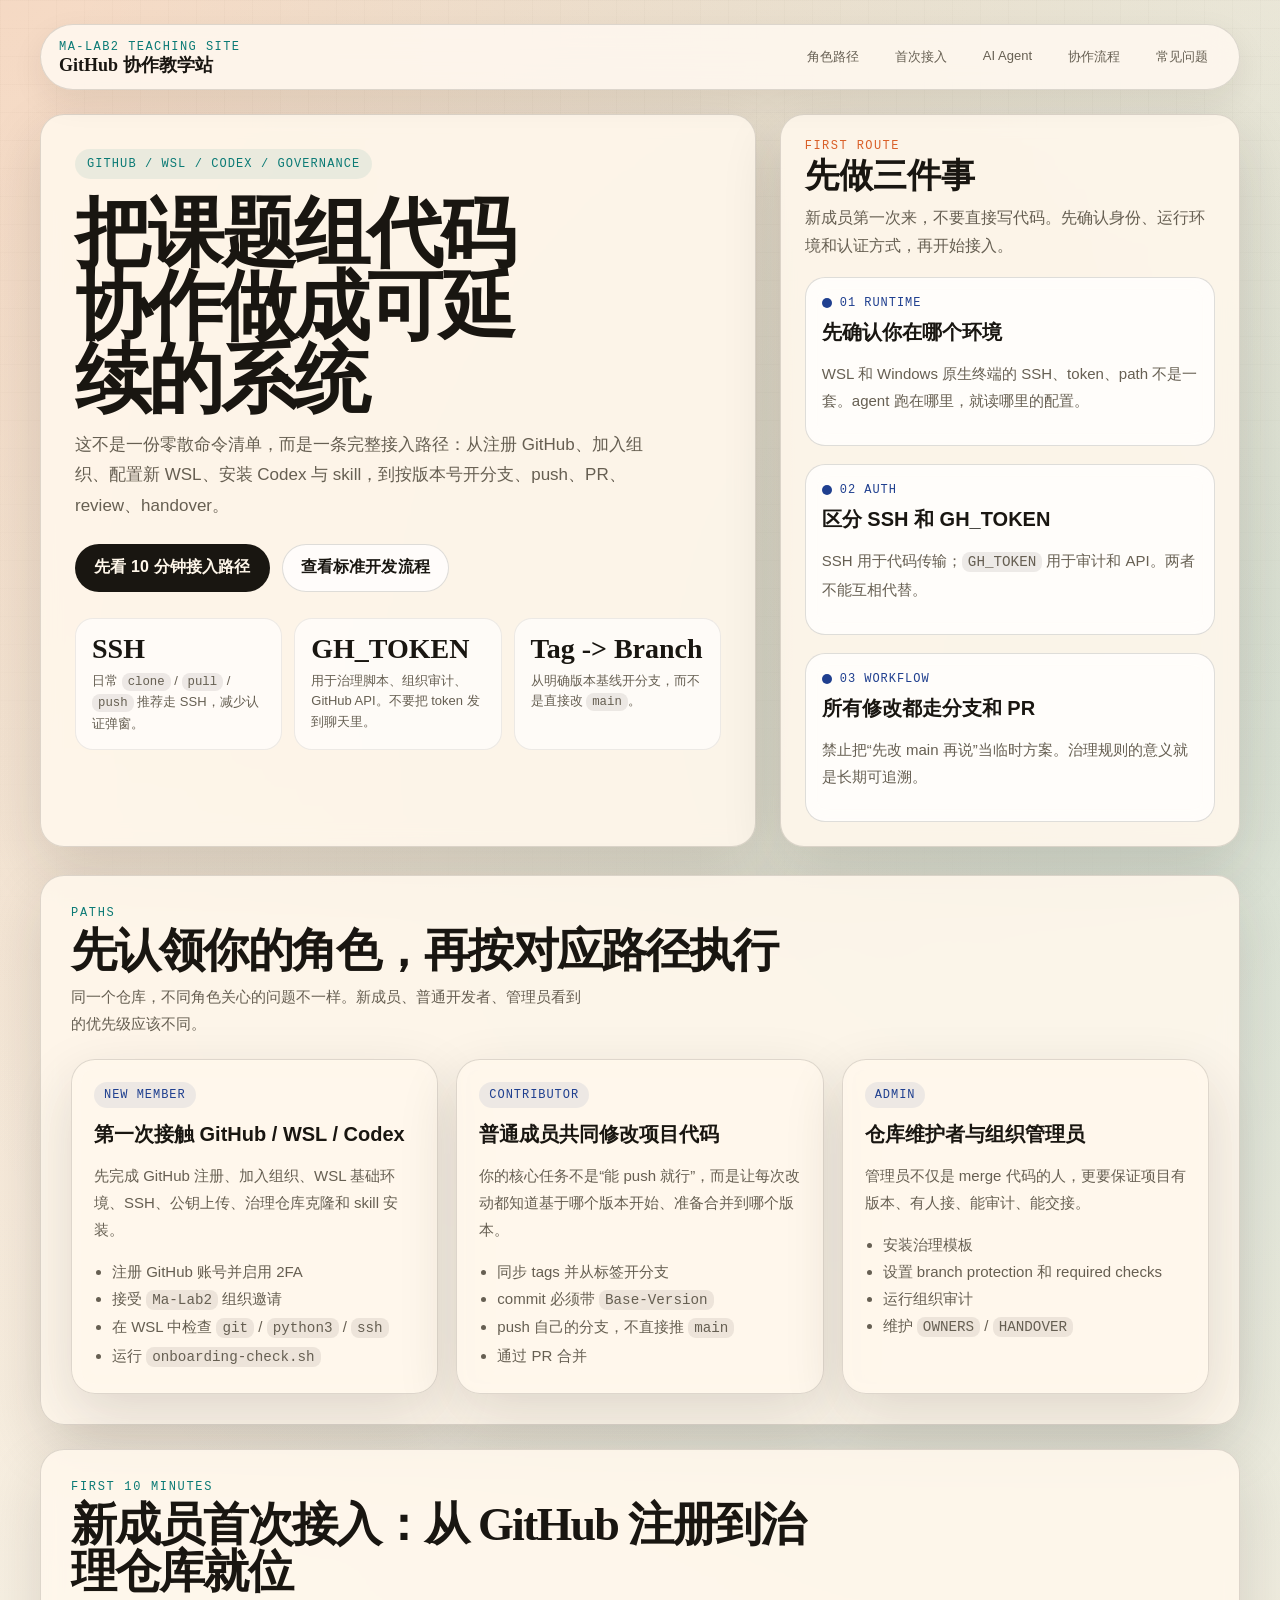
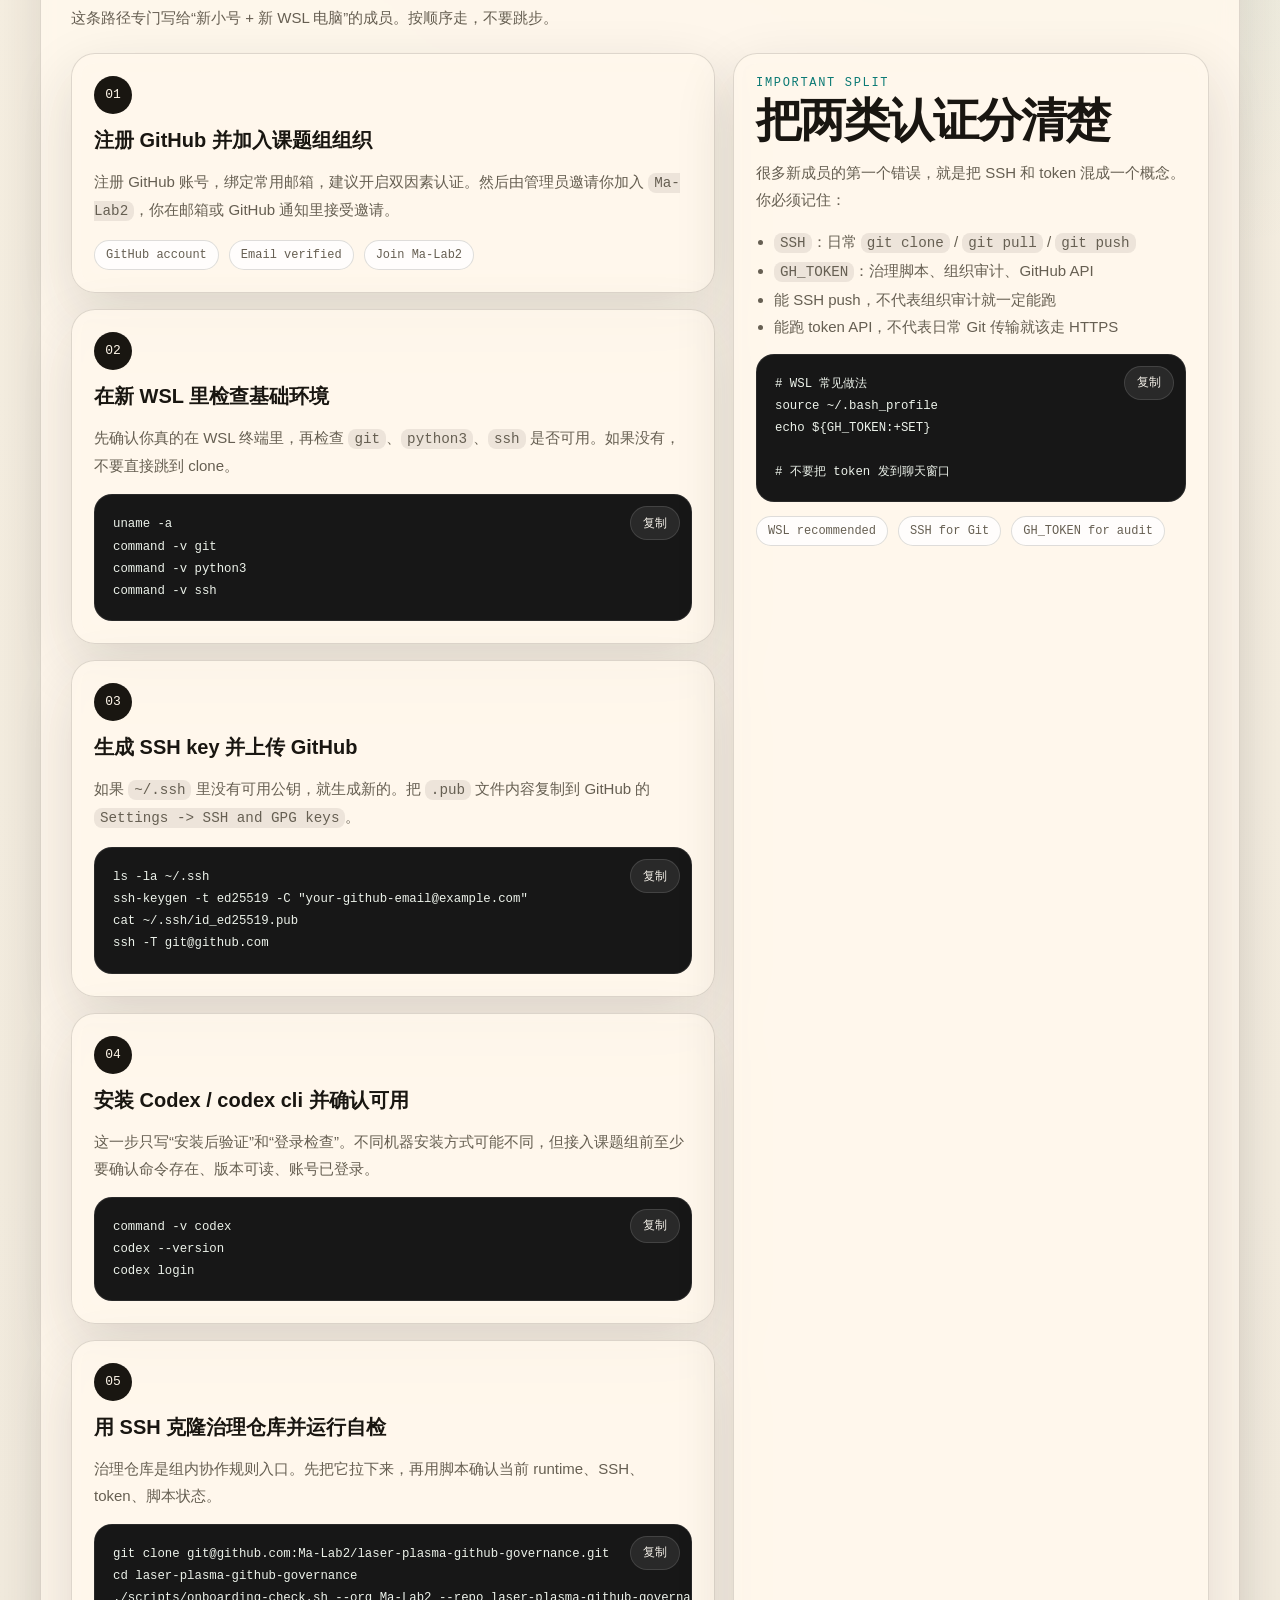
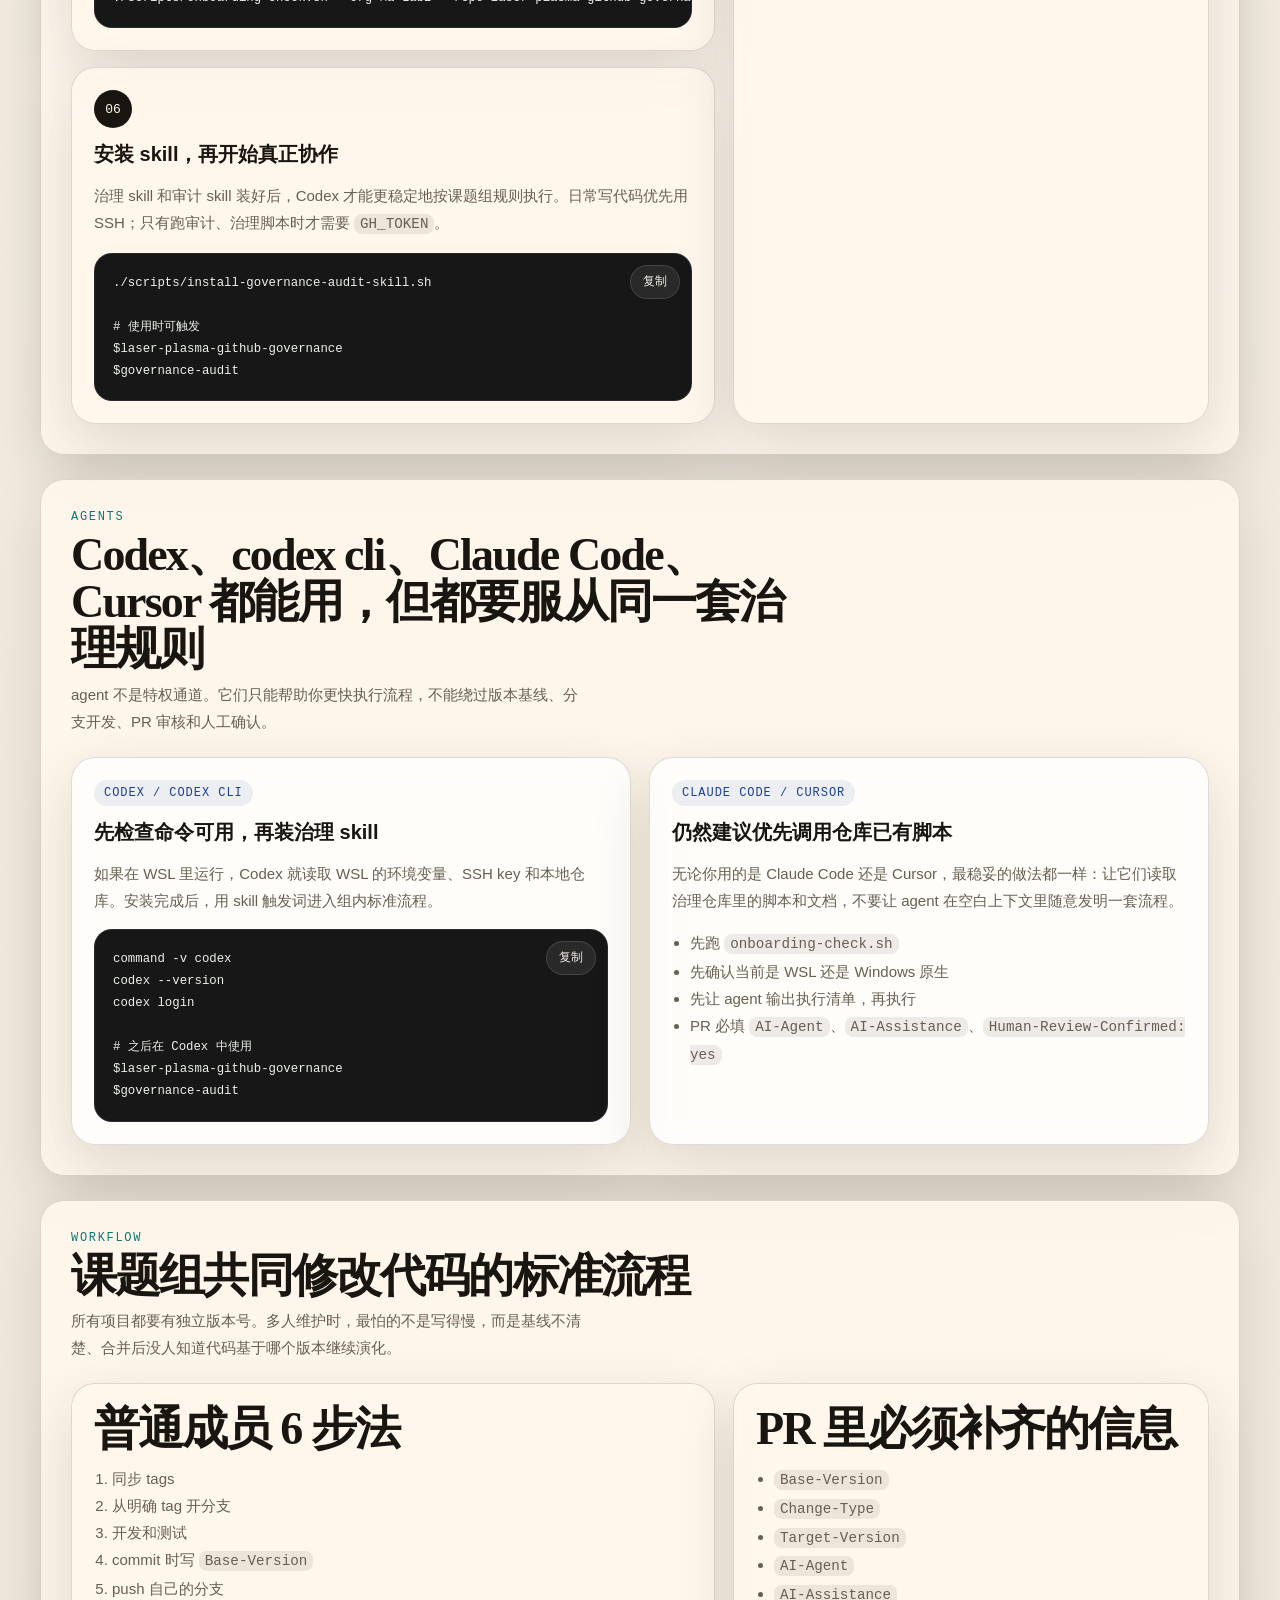
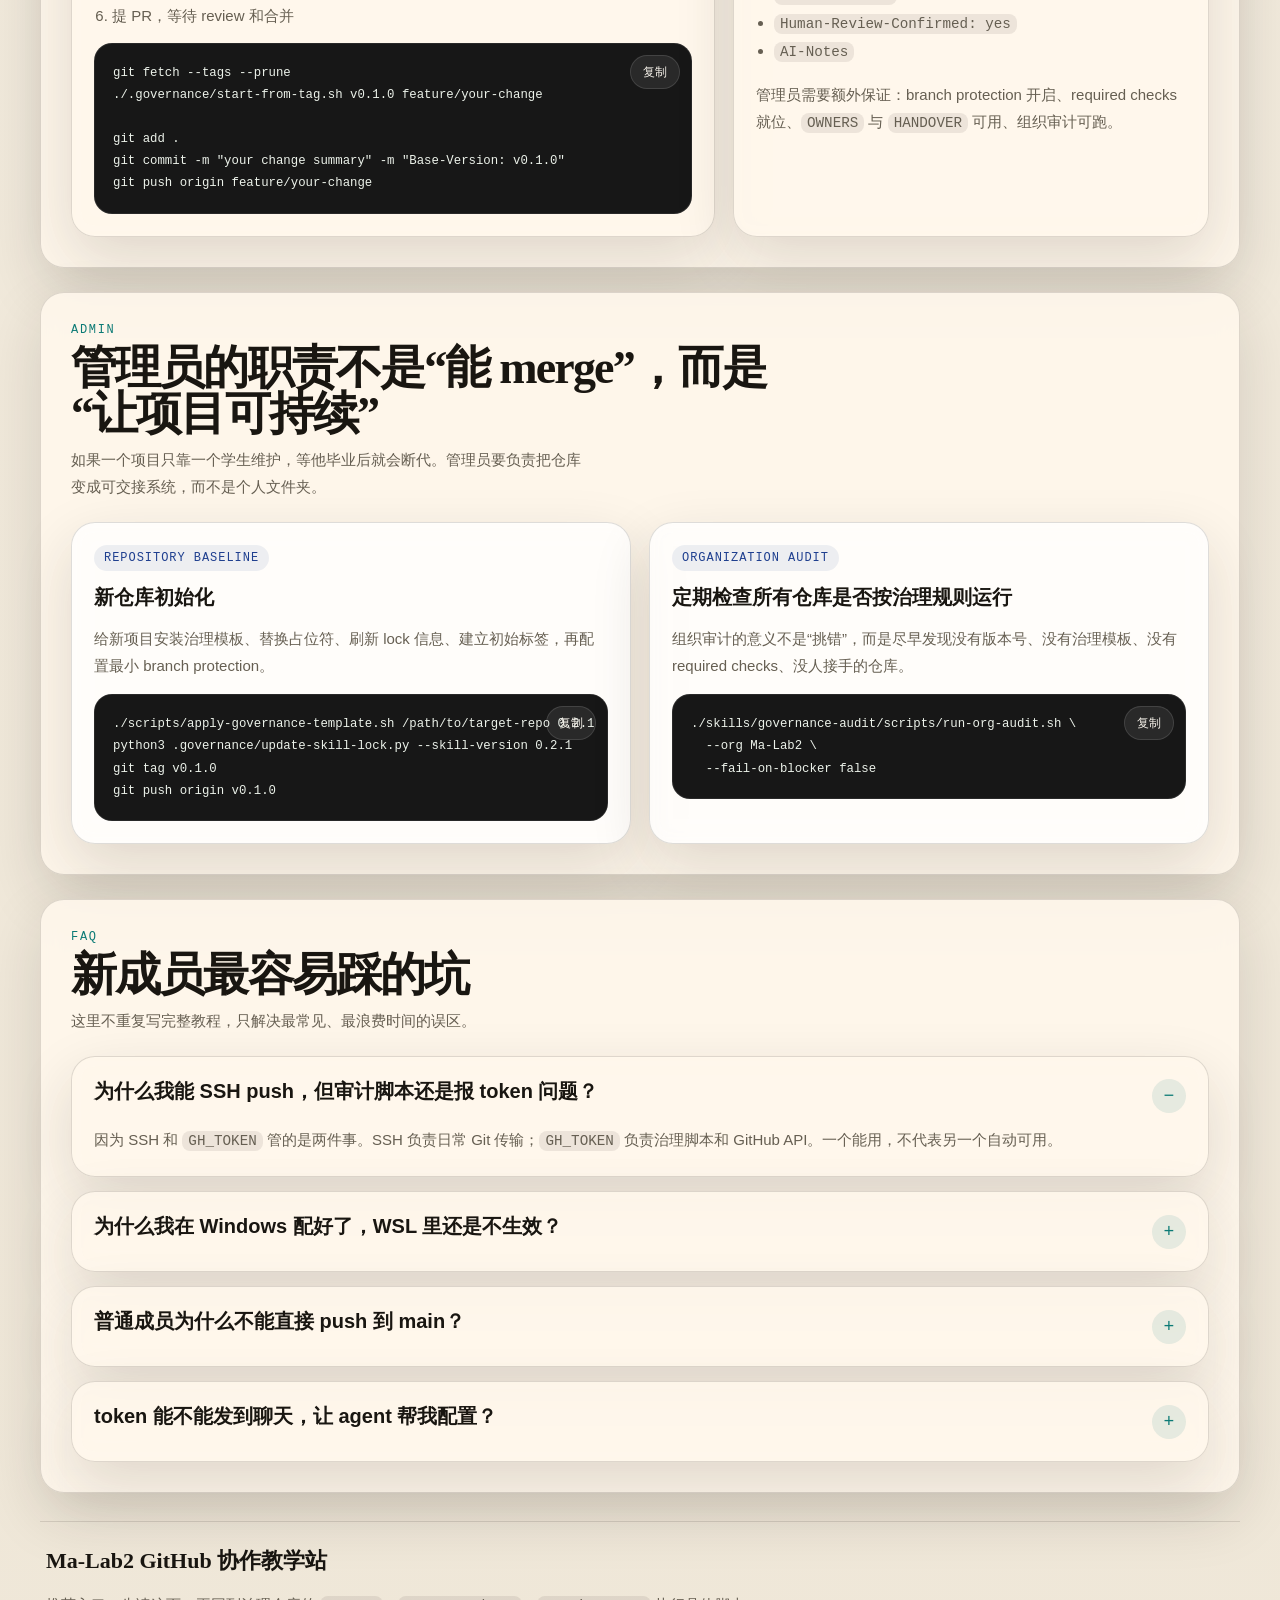
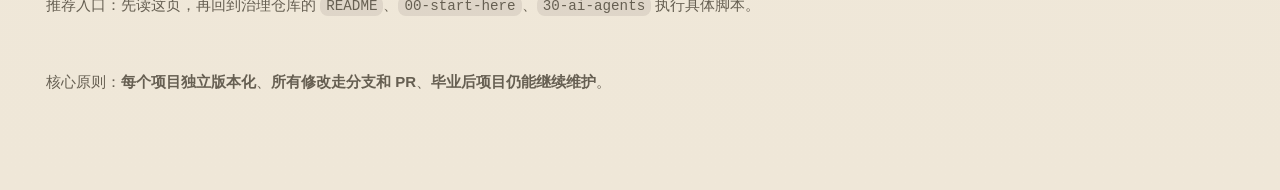
<file: docs/site/index.html>
<!DOCTYPE html>
<html lang="zh-CN">
<head>
  <meta charset="UTF-8">
  <meta name="viewport" content="width=device-width, initial-scale=1.0">
  <title>Ma-Lab2 GitHub 协作教学站</title>
  <meta name="description" content="Ma-Lab2 课题组 GitHub 协作教学站：GitHub 注册、WSL 准备、SSH、Codex、治理 skill、分支开发与 PR 流程。">
  <style>
    :root {
      --bg: #f4efe4;
      --panel: rgba(255, 248, 236, 0.88);
      --panel-strong: #fff8ea;
      --ink: #191611;
      --muted: #665f52;
      --accent: #d95f28;
      --accent-2: #0b7a75;
      --accent-3: #1f3f8f;
      --line: rgba(25, 22, 17, 0.14);
      --shadow: 0 22px 60px rgba(34, 27, 18, 0.14);
      --radius: 24px;
      --radius-sm: 16px;
      --mono: "IBM Plex Mono", "SFMono-Regular", Consolas, "Liberation Mono", monospace;
      --serif: "Iowan Old Style", "Palatino Linotype", "Book Antiqua", Palatino, Georgia, serif;
      --sans: "Aptos", "Segoe UI Variable", "Segoe UI", "PingFang SC", "Microsoft YaHei", sans-serif;
    }

    * { box-sizing: border-box; }
    html { scroll-behavior: smooth; }
    body {
      margin: 0;
      font-family: var(--sans);
      color: var(--ink);
      background:
        radial-gradient(circle at top left, rgba(217, 95, 40, 0.18), transparent 24%),
        radial-gradient(circle at 85% 10%, rgba(11, 122, 117, 0.16), transparent 20%),
        linear-gradient(180deg, #fbf4e6 0%, #f3ecdf 48%, #efe7d8 100%);
      min-height: 100vh;
    }

    body::before {
      content: "";
      position: fixed;
      inset: 0;
      pointer-events: none;
      background-image:
        linear-gradient(rgba(25, 22, 17, 0.028) 1px, transparent 1px),
        linear-gradient(90deg, rgba(25, 22, 17, 0.028) 1px, transparent 1px);
      background-size: 28px 28px;
      mask-image: linear-gradient(180deg, rgba(0,0,0,0.58), rgba(0,0,0,0.12));
    }

    a { color: inherit; }

    .shell {
      width: min(1200px, calc(100vw - 32px));
      margin: 0 auto;
      padding: 24px 0 80px;
      position: relative;
      z-index: 1;
    }

    .topbar {
      position: sticky;
      top: 14px;
      z-index: 20;
      display: flex;
      align-items: center;
      justify-content: space-between;
      gap: 18px;
      padding: 14px 18px;
      margin-bottom: 24px;
      border: 1px solid var(--line);
      border-radius: 999px;
      background: rgba(255, 249, 240, 0.86);
      backdrop-filter: blur(16px);
      box-shadow: 0 12px 32px rgba(37, 28, 19, 0.08);
    }

    .brand {
      display: flex;
      flex-direction: column;
      gap: 2px;
      min-width: 0;
    }

    .brand-kicker {
      font-family: var(--mono);
      font-size: 12px;
      letter-spacing: 0.12em;
      text-transform: uppercase;
      color: var(--accent-2);
    }

    .brand-title {
      font-family: var(--serif);
      font-size: 18px;
      font-weight: 700;
      line-height: 1;
    }

    .nav {
      display: flex;
      flex-wrap: wrap;
      justify-content: flex-end;
      gap: 10px;
      font-size: 13px;
    }

    .nav a {
      text-decoration: none;
      padding: 8px 12px;
      border-radius: 999px;
      border: 1px solid transparent;
      color: var(--muted);
      transition: 180ms ease;
    }

    .nav a:hover {
      border-color: var(--line);
      color: var(--ink);
      background: rgba(255,255,255,0.7);
    }

    .hero {
      display: grid;
      grid-template-columns: minmax(0, 1.4fr) minmax(320px, 0.9fr);
      gap: 24px;
      align-items: stretch;
      margin-bottom: 28px;
    }

    .hero-main,
    .hero-side,
    .panel,
    .code-panel,
    .faq-item,
    .timeline-card,
    .quick-card,
    .route-card,
    .check-card {
      border: 1px solid var(--line);
      border-radius: var(--radius);
      background: var(--panel);
      backdrop-filter: blur(10px);
      box-shadow: var(--shadow);
    }

    .hero-main {
      padding: 34px;
      position: relative;
      overflow: hidden;
    }

    .hero-main::after {
      content: "COLLABORATION / VERSION / HANDOVER";
      position: absolute;
      right: -28px;
      top: 26px;
      font-family: var(--mono);
      font-size: 11px;
      letter-spacing: 0.28em;
      color: rgba(25, 22, 17, 0.18);
      transform: rotate(90deg);
      transform-origin: top right;
    }

    .eyebrow {
      display: inline-flex;
      align-items: center;
      gap: 10px;
      padding: 8px 12px;
      border-radius: 999px;
      background: rgba(11, 122, 117, 0.08);
      color: var(--accent-2);
      font-family: var(--mono);
      font-size: 12px;
      letter-spacing: 0.09em;
      text-transform: uppercase;
    }

    .hero h1 {
      margin: 18px 0 14px;
      font-family: var(--serif);
      font-size: clamp(40px, 6vw, 76px);
      line-height: 0.96;
      letter-spacing: -0.04em;
      max-width: 12ch;
    }

    .hero-lead {
      margin: 0 0 22px;
      max-width: 62ch;
      font-size: 17px;
      line-height: 1.8;
      color: var(--muted);
    }

    .hero-actions {
      display: flex;
      flex-wrap: wrap;
      gap: 12px;
      margin-bottom: 22px;
    }

    .button {
      display: inline-flex;
      align-items: center;
      justify-content: center;
      gap: 10px;
      min-height: 48px;
      padding: 0 18px;
      border-radius: 999px;
      text-decoration: none;
      font-weight: 700;
      letter-spacing: 0.01em;
      border: 1px solid transparent;
      transition: transform 180ms ease, box-shadow 180ms ease, background 180ms ease;
    }

    .button:hover {
      transform: translateY(-1px);
      box-shadow: 0 12px 24px rgba(0,0,0,0.08);
    }

    .button-primary {
      background: var(--ink);
      color: #fff7ea;
    }

    .button-secondary {
      background: rgba(255,255,255,0.76);
      border-color: var(--line);
    }

    .hero-points {
      display: grid;
      grid-template-columns: repeat(3, minmax(0, 1fr));
      gap: 12px;
      margin-top: 26px;
    }

    .metric {
      padding: 14px 16px;
      border-radius: 18px;
      background: rgba(255,255,255,0.66);
      border: 1px solid rgba(25,22,17,0.08);
    }

    .metric strong {
      display: block;
      font-family: var(--serif);
      font-size: 28px;
      margin-bottom: 6px;
    }

    .metric span {
      font-size: 13px;
      color: var(--muted);
      line-height: 1.6;
    }

    .hero-side {
      padding: 24px;
      display: flex;
      flex-direction: column;
      gap: 16px;
    }

    .side-kicker {
      font-family: var(--mono);
      font-size: 12px;
      letter-spacing: 0.12em;
      text-transform: uppercase;
      color: var(--accent);
    }

    .check-grid,
    .route-grid,
    .quick-grid,
    .section-grid {
      display: grid;
      gap: 18px;
    }

    .check-card {
      padding: 16px;
      border-radius: 20px;
      background: rgba(255,255,255,0.74);
      box-shadow: none;
    }

    .status {
      display: inline-flex;
      align-items: center;
      gap: 8px;
      font-family: var(--mono);
      font-size: 12px;
      letter-spacing: 0.08em;
      text-transform: uppercase;
      color: var(--accent-3);
      margin-bottom: 10px;
    }

    .status::before {
      content: "";
      width: 10px;
      height: 10px;
      border-radius: 999px;
      background: currentColor;
    }

    .check-card h3,
    .route-card h3,
    .quick-card h3,
    .timeline-card h3,
    .panel h2,
    .code-panel h2,
    .faq-item h3 {
      margin: 0 0 10px;
      font-size: 20px;
      line-height: 1.25;
    }

    .check-card p,
    .route-card p,
    .quick-card p,
    .timeline-card p,
    .panel p,
    .panel li,
    .code-panel p,
    .faq-answer,
    .site-footer p {
      color: var(--muted);
      line-height: 1.8;
      font-size: 15px;
    }

    .section {
      margin-top: 24px;
      padding: 30px;
      position: relative;
    }

    .section-header {
      display: flex;
      flex-wrap: wrap;
      align-items: flex-end;
      justify-content: space-between;
      gap: 16px;
      margin-bottom: 22px;
    }

    .section-title {
      max-width: 740px;
    }

    .section-index {
      font-family: var(--mono);
      font-size: 12px;
      letter-spacing: 0.14em;
      text-transform: uppercase;
      color: var(--accent-2);
      margin-bottom: 8px;
    }

    .section h2 {
      margin: 0 0 8px;
      font-family: var(--serif);
      font-size: clamp(28px, 4vw, 46px);
      line-height: 1.02;
      letter-spacing: -0.04em;
    }

    .section-subtitle {
      max-width: 62ch;
      margin: 0;
      color: var(--muted);
      line-height: 1.8;
      font-size: 16px;
    }

    .route-grid {
      grid-template-columns: repeat(3, minmax(0, 1fr));
    }

    .route-card,
    .quick-card,
    .timeline-card,
    .code-panel,
    .faq-item {
      padding: 22px;
    }

    .route-meta,
    .quick-tag {
      display: inline-block;
      padding: 6px 10px;
      border-radius: 999px;
      background: rgba(31, 63, 143, 0.08);
      color: var(--accent-3);
      font-family: var(--mono);
      font-size: 12px;
      letter-spacing: 0.08em;
      text-transform: uppercase;
      margin-bottom: 14px;
    }

    .route-card ul,
    .panel ul,
    .panel ol {
      margin: 12px 0 0;
      padding-left: 18px;
    }

    .split {
      display: grid;
      grid-template-columns: minmax(0, 1.15fr) minmax(300px, 0.85fr);
      gap: 18px;
    }

    .timeline {
      display: grid;
      gap: 16px;
    }

    .timeline-card {
      position: relative;
      overflow: hidden;
    }

    .timeline-step {
      display: inline-flex;
      align-items: center;
      justify-content: center;
      width: 38px;
      height: 38px;
      border-radius: 50%;
      background: var(--ink);
      color: #fff7ea;
      font-family: var(--mono);
      font-size: 13px;
      margin-bottom: 14px;
    }

    .code-wrap {
      position: relative;
      margin-top: 14px;
    }

    pre {
      margin: 0;
      padding: 18px 18px 18px;
      overflow-x: auto;
      border-radius: 18px;
      background: #171717;
      color: #ecf2ea;
      border: 1px solid rgba(255,255,255,0.08);
      font-family: var(--mono);
      font-size: 13px;
      line-height: 1.7;
    }

    code {
      font-family: var(--mono);
      font-size: 0.95em;
      background: rgba(25, 22, 17, 0.08);
      padding: 2px 6px;
      border-radius: 8px;
    }

    pre code {
      background: none;
      padding: 0;
      border-radius: 0;
    }

    .copy-button {
      position: absolute;
      top: 12px;
      right: 12px;
      border: 1px solid rgba(255,255,255,0.12);
      background: rgba(255,255,255,0.08);
      color: #f4f0e8;
      border-radius: 999px;
      min-height: 34px;
      padding: 0 12px;
      font-family: var(--mono);
      font-size: 12px;
      cursor: pointer;
    }

    .quick-grid {
      grid-template-columns: repeat(2, minmax(0, 1fr));
    }

    .quick-card {
      background: rgba(255, 255, 255, 0.76);
    }

    .badge-line {
      display: flex;
      flex-wrap: wrap;
      gap: 10px;
      margin-top: 14px;
    }

    .badge {
      padding: 7px 11px;
      border-radius: 999px;
      border: 1px solid var(--line);
      background: rgba(255,255,255,0.82);
      font-family: var(--mono);
      font-size: 12px;
      color: var(--muted);
    }

    .faq-list {
      display: grid;
      gap: 14px;
    }

    .faq-trigger {
      width: 100%;
      display: flex;
      align-items: center;
      justify-content: space-between;
      gap: 18px;
      padding: 0;
      background: none;
      border: none;
      text-align: left;
      cursor: pointer;
      color: inherit;
    }

    .faq-icon {
      width: 34px;
      height: 34px;
      border-radius: 50%;
      display: inline-flex;
      align-items: center;
      justify-content: center;
      background: rgba(11, 122, 117, 0.1);
      color: var(--accent-2);
      font-family: var(--mono);
      font-size: 18px;
      flex: 0 0 auto;
    }

    .faq-answer {
      max-height: 0;
      overflow: hidden;
      transition: max-height 240ms ease;
      padding-right: 52px;
    }

    .faq-item.open .faq-answer {
      max-height: 320px;
      margin-top: 12px;
    }

    .site-footer {
      display: flex;
      flex-wrap: wrap;
      justify-content: space-between;
      gap: 18px;
      margin-top: 28px;
      padding: 24px 6px 0;
      border-top: 1px solid rgba(25,22,17,0.12);
    }

    .footer-title {
      font-family: var(--serif);
      font-size: 22px;
      margin: 0 0 6px;
    }

    @media (max-width: 1040px) {
      .hero,
      .split,
      .route-grid,
      .quick-grid {
        grid-template-columns: 1fr;
      }

      .hero-points {
        grid-template-columns: 1fr;
      }
    }

    @media (max-width: 720px) {
      .shell {
        width: min(100vw - 18px, 100%);
        padding-top: 12px;
      }

      .topbar {
        border-radius: 24px;
        align-items: flex-start;
      }

      .nav {
        justify-content: flex-start;
      }

      .hero-main,
      .hero-side,
      .section,
      .code-panel,
      .route-card,
      .quick-card,
      .timeline-card,
      .faq-item {
        padding: 20px;
      }

      .hero h1 {
        font-size: clamp(34px, 12vw, 54px);
      }

      .section h2 {
        font-size: clamp(26px, 9vw, 38px);
      }

      .copy-button {
        position: static;
        margin-top: 10px;
      }

      .faq-answer {
        padding-right: 0;
      }
    }
  </style>
</head>
<body>
  <div class="shell">
    <header class="topbar">
      <div class="brand">
        <span class="brand-kicker">Ma-Lab2 Teaching Site</span>
        <span class="brand-title">GitHub 协作教学站</span>
      </div>
      <nav class="nav">
        <a href="#routes">角色路径</a>
        <a href="#join">首次接入</a>
        <a href="#agents">AI Agent</a>
        <a href="#workflow">协作流程</a>
        <a href="#faq">常见问题</a>
      </nav>
    </header>

    <section class="hero" id="top">
      <div class="hero-main">
        <span class="eyebrow">GitHub / WSL / Codex / Governance</span>
        <h1>把课题组代码协作做成可延续的系统</h1>
        <p class="hero-lead">
          这不是一份零散命令清单，而是一条完整接入路径：从注册 GitHub、加入组织、配置新 WSL、安装 Codex 与 skill，到按版本号开分支、push、PR、review、handover。
        </p>
        <div class="hero-actions">
          <a class="button button-primary" href="#join">先看 10 分钟接入路径</a>
          <a class="button button-secondary" href="#workflow">查看标准开发流程</a>
        </div>
        <div class="hero-points">
          <div class="metric">
            <strong>SSH</strong>
            <span>日常 <code>clone</code> / <code>pull</code> / <code>push</code> 推荐走 SSH，减少认证弹窗。</span>
          </div>
          <div class="metric">
            <strong>GH_TOKEN</strong>
            <span>用于治理脚本、组织审计、GitHub API。不要把 token 发到聊天里。</span>
          </div>
          <div class="metric">
            <strong>Tag -&gt; Branch</strong>
            <span>从明确版本基线开分支，而不是直接改 <code>main</code>。</span>
          </div>
        </div>
      </div>
      <aside class="hero-side">
        <div>
          <div class="side-kicker">first route</div>
          <h2 style="margin: 6px 0 10px; font-family: var(--serif); font-size: 34px; line-height: 1.02;">先做三件事</h2>
          <p style="margin: 0; color: var(--muted); line-height: 1.8;">新成员第一次来，不要直接写代码。先确认身份、运行环境和认证方式，再开始接入。</p>
        </div>
        <div class="check-grid">
          <div class="check-card">
            <div class="status">01 Runtime</div>
            <h3>先确认你在哪个环境</h3>
            <p>WSL 和 Windows 原生终端的 SSH、token、path 不是一套。agent 跑在哪里，就读哪里的配置。</p>
          </div>
          <div class="check-card">
            <div class="status">02 Auth</div>
            <h3>区分 SSH 和 GH_TOKEN</h3>
            <p>SSH 用于代码传输；<code>GH_TOKEN</code> 用于审计和 API。两者不能互相代替。</p>
          </div>
          <div class="check-card">
            <div class="status">03 Workflow</div>
            <h3>所有修改都走分支和 PR</h3>
            <p>禁止把“先改 main 再说”当临时方案。治理规则的意义就是长期可追溯。</p>
          </div>
        </div>
      </aside>
    </section>

    <section class="panel section" id="routes">
      <div class="section-header">
        <div class="section-title">
          <div class="section-index">Paths</div>
          <h2>先认领你的角色，再按对应路径执行</h2>
          <p class="section-subtitle">同一个仓库，不同角色关心的问题不一样。新成员、普通开发者、管理员看到的优先级应该不同。</p>
        </div>
      </div>
      <div class="route-grid">
        <article class="route-card">
          <span class="route-meta">New Member</span>
          <h3>第一次接触 GitHub / WSL / Codex</h3>
          <p>先完成 GitHub 注册、加入组织、WSL 基础环境、SSH、公钥上传、治理仓库克隆和 skill 安装。</p>
          <ul>
            <li>注册 GitHub 账号并启用 2FA</li>
            <li>接受 <code>Ma-Lab2</code> 组织邀请</li>
            <li>在 WSL 中检查 <code>git</code> / <code>python3</code> / <code>ssh</code></li>
            <li>运行 <code>onboarding-check.sh</code></li>
          </ul>
        </article>
        <article class="route-card">
          <span class="route-meta">Contributor</span>
          <h3>普通成员共同修改项目代码</h3>
          <p>你的核心任务不是“能 push 就行”，而是让每次改动都知道基于哪个版本开始、准备合并到哪个版本。</p>
          <ul>
            <li>同步 tags 并从标签开分支</li>
            <li>commit 必须带 <code>Base-Version</code></li>
            <li>push 自己的分支，不直接推 <code>main</code></li>
            <li>通过 PR 合并</li>
          </ul>
        </article>
        <article class="route-card">
          <span class="route-meta">Admin</span>
          <h3>仓库维护者与组织管理员</h3>
          <p>管理员不仅是 merge 代码的人，更要保证项目有版本、有人接、能审计、能交接。</p>
          <ul>
            <li>安装治理模板</li>
            <li>设置 branch protection 和 required checks</li>
            <li>运行组织审计</li>
            <li>维护 <code>OWNERS</code> / <code>HANDOVER</code></li>
          </ul>
        </article>
      </div>
    </section>

    <section class="panel section" id="join">
      <div class="section-header">
        <div class="section-title">
          <div class="section-index">First 10 Minutes</div>
          <h2>新成员首次接入：从 GitHub 注册到治理仓库就位</h2>
          <p class="section-subtitle">这条路径专门写给“新小号 + 新 WSL 电脑”的成员。按顺序走，不要跳步。</p>
        </div>
      </div>
      <div class="split">
        <div class="timeline">
          <article class="timeline-card">
            <div class="timeline-step">01</div>
            <h3>注册 GitHub 并加入课题组组织</h3>
            <p>注册 GitHub 账号，绑定常用邮箱，建议开启双因素认证。然后由管理员邀请你加入 <code>Ma-Lab2</code>，你在邮箱或 GitHub 通知里接受邀请。</p>
            <div class="badge-line">
              <span class="badge">GitHub account</span>
              <span class="badge">Email verified</span>
              <span class="badge">Join Ma-Lab2</span>
            </div>
          </article>
          <article class="timeline-card">
            <div class="timeline-step">02</div>
            <h3>在新 WSL 里检查基础环境</h3>
            <p>先确认你真的在 WSL 终端里，再检查 <code>git</code>、<code>python3</code>、<code>ssh</code> 是否可用。如果没有，不要直接跳到 clone。</p>
            <div class="code-wrap">
              <button class="copy-button" data-copy-target="wsl-check">复制</button>
              <pre id="wsl-check"><code>uname -a
command -v git
command -v python3
command -v ssh</code></pre>
            </div>
          </article>
          <article class="timeline-card">
            <div class="timeline-step">03</div>
            <h3>生成 SSH key 并上传 GitHub</h3>
            <p>如果 <code>~/.ssh</code> 里没有可用公钥，就生成新的。把 <code>.pub</code> 文件内容复制到 GitHub 的 <code>Settings -&gt; SSH and GPG keys</code>。</p>
            <div class="code-wrap">
              <button class="copy-button" data-copy-target="ssh-setup">复制</button>
              <pre id="ssh-setup"><code>ls -la ~/.ssh
ssh-keygen -t ed25519 -C "your-github-email@example.com"
cat ~/.ssh/id_ed25519.pub
ssh -T git@github.com</code></pre>
            </div>
          </article>
          <article class="timeline-card">
            <div class="timeline-step">04</div>
            <h3>安装 Codex / codex cli 并确认可用</h3>
            <p>这一步只写“安装后验证”和“登录检查”。不同机器安装方式可能不同，但接入课题组前至少要确认命令存在、版本可读、账号已登录。</p>
            <div class="code-wrap">
              <button class="copy-button" data-copy-target="codex-check">复制</button>
              <pre id="codex-check"><code>command -v codex
codex --version
codex login</code></pre>
            </div>
          </article>
          <article class="timeline-card">
            <div class="timeline-step">05</div>
            <h3>用 SSH 克隆治理仓库并运行自检</h3>
            <p>治理仓库是组内协作规则入口。先把它拉下来，再用脚本确认当前 runtime、SSH、token、脚本状态。</p>
            <div class="code-wrap">
              <button class="copy-button" data-copy-target="clone-check">复制</button>
              <pre id="clone-check"><code>git clone git@github.com:Ma-Lab2/laser-plasma-github-governance.git
cd laser-plasma-github-governance
./scripts/onboarding-check.sh --org Ma-Lab2 --repo laser-plasma-github-governance</code></pre>
            </div>
          </article>
          <article class="timeline-card">
            <div class="timeline-step">06</div>
            <h3>安装 skill，再开始真正协作</h3>
            <p>治理 skill 和审计 skill 装好后，Codex 才能更稳定地按课题组规则执行。日常写代码优先用 SSH；只有跑审计、治理脚本时才需要 <code>GH_TOKEN</code>。</p>
            <div class="code-wrap">
              <button class="copy-button" data-copy-target="skill-install">复制</button>
              <pre id="skill-install"><code>./scripts/install-governance-audit-skill.sh

# 使用时可触发
$laser-plasma-github-governance
$governance-audit</code></pre>
            </div>
          </article>
        </div>
        <aside class="code-panel">
          <div class="section-index">Important Split</div>
          <h2>把两类认证分清楚</h2>
          <p>很多新成员的第一个错误，就是把 SSH 和 token 混成一个概念。你必须记住：</p>
          <ul>
            <li><code>SSH</code>：日常 <code>git clone</code> / <code>git pull</code> / <code>git push</code></li>
            <li><code>GH_TOKEN</code>：治理脚本、组织审计、GitHub API</li>
            <li>能 SSH push，不代表组织审计就一定能跑</li>
            <li>能跑 token API，不代表日常 Git 传输就该走 HTTPS</li>
          </ul>
          <div class="code-wrap">
            <button class="copy-button" data-copy-target="token-check">复制</button>
            <pre id="token-check"><code># WSL 常见做法
source ~/.bash_profile
echo ${GH_TOKEN:+SET}

# 不要把 token 发到聊天窗口</code></pre>
          </div>
          <div class="badge-line">
            <span class="badge">WSL recommended</span>
            <span class="badge">SSH for Git</span>
            <span class="badge">GH_TOKEN for audit</span>
          </div>
        </aside>
      </div>
    </section>

    <section class="panel section" id="agents">
      <div class="section-header">
        <div class="section-title">
          <div class="section-index">Agents</div>
          <h2>Codex、codex cli、Claude Code、Cursor 都能用，但都要服从同一套治理规则</h2>
          <p class="section-subtitle">agent 不是特权通道。它们只能帮助你更快执行流程，不能绕过版本基线、分支开发、PR 审核和人工确认。</p>
        </div>
      </div>
      <div class="quick-grid">
        <article class="quick-card">
          <span class="quick-tag">Codex / codex cli</span>
          <h3>先检查命令可用，再装治理 skill</h3>
          <p>如果在 WSL 里运行，Codex 就读取 WSL 的环境变量、SSH key 和本地仓库。安装完成后，用 skill 触发词进入组内标准流程。</p>
          <div class="code-wrap">
            <button class="copy-button" data-copy-target="codex-flow">复制</button>
            <pre id="codex-flow"><code>command -v codex
codex --version
codex login

# 之后在 Codex 中使用
$laser-plasma-github-governance
$governance-audit</code></pre>
          </div>
        </article>
        <article class="quick-card">
          <span class="quick-tag">Claude Code / Cursor</span>
          <h3>仍然建议优先调用仓库已有脚本</h3>
          <p>无论你用的是 Claude Code 还是 Cursor，最稳妥的做法都一样：让它们读取治理仓库里的脚本和文档，不要让 agent 在空白上下文里随意发明一套流程。</p>
          <ul>
            <li>先跑 <code>onboarding-check.sh</code></li>
            <li>先确认当前是 WSL 还是 Windows 原生</li>
            <li>先让 agent 输出执行清单，再执行</li>
            <li>PR 必填 <code>AI-Agent</code>、<code>AI-Assistance</code>、<code>Human-Review-Confirmed: yes</code></li>
          </ul>
        </article>
      </div>
    </section>

    <section class="panel section" id="workflow">
      <div class="section-header">
        <div class="section-title">
          <div class="section-index">Workflow</div>
          <h2>课题组共同修改代码的标准流程</h2>
          <p class="section-subtitle">所有项目都要有独立版本号。多人维护时，最怕的不是写得慢，而是基线不清楚、合并后没人知道代码基于哪个版本继续演化。</p>
        </div>
      </div>
      <div class="split">
        <div class="code-panel">
          <h2>普通成员 6 步法</h2>
          <ol>
            <li>同步 tags</li>
            <li>从明确 tag 开分支</li>
            <li>开发和测试</li>
            <li>commit 时写 <code>Base-Version</code></li>
            <li>push 自己的分支</li>
            <li>提 PR，等待 review 和合并</li>
          </ol>
          <div class="code-wrap">
            <button class="copy-button" data-copy-target="member-flow">复制</button>
            <pre id="member-flow"><code>git fetch --tags --prune
./.governance/start-from-tag.sh v0.1.0 feature/your-change

git add .
git commit -m "your change summary" -m "Base-Version: v0.1.0"
git push origin feature/your-change</code></pre>
          </div>
        </div>
        <div class="code-panel">
          <h2>PR 里必须补齐的信息</h2>
          <ul>
            <li><code>Base-Version</code></li>
            <li><code>Change-Type</code></li>
            <li><code>Target-Version</code></li>
            <li><code>AI-Agent</code></li>
            <li><code>AI-Assistance</code></li>
            <li><code>Human-Review-Confirmed: yes</code></li>
            <li><code>AI-Notes</code></li>
          </ul>
          <p>管理员需要额外保证：branch protection 开启、required checks 就位、<code>OWNERS</code> 与 <code>HANDOVER</code> 可用、组织审计可跑。</p>
        </div>
      </div>
    </section>

    <section class="panel section" id="admin">
      <div class="section-header">
        <div class="section-title">
          <div class="section-index">Admin</div>
          <h2>管理员的职责不是“能 merge”，而是“让项目可持续”</h2>
          <p class="section-subtitle">如果一个项目只靠一个学生维护，等他毕业后就会断代。管理员要负责把仓库变成可交接系统，而不是个人文件夹。</p>
        </div>
      </div>
      <div class="quick-grid">
        <article class="quick-card">
          <span class="quick-tag">Repository Baseline</span>
          <h3>新仓库初始化</h3>
          <p>给新项目安装治理模板、替换占位符、刷新 lock 信息、建立初始标签，再配置最小 branch protection。</p>
          <div class="code-wrap">
            <button class="copy-button" data-copy-target="admin-init">复制</button>
            <pre id="admin-init"><code>./scripts/apply-governance-template.sh /path/to/target-repo 0.2.1
python3 .governance/update-skill-lock.py --skill-version 0.2.1
git tag v0.1.0
git push origin v0.1.0</code></pre>
          </div>
        </article>
        <article class="quick-card">
          <span class="quick-tag">Organization Audit</span>
          <h3>定期检查所有仓库是否按治理规则运行</h3>
          <p>组织审计的意义不是“挑错”，而是尽早发现没有版本号、没有治理模板、没有 required checks、没人接手的仓库。</p>
          <div class="code-wrap">
            <button class="copy-button" data-copy-target="org-audit">复制</button>
            <pre id="org-audit"><code>./skills/governance-audit/scripts/run-org-audit.sh \
  --org Ma-Lab2 \
  --fail-on-blocker false</code></pre>
          </div>
        </article>
      </div>
    </section>

    <section class="panel section" id="faq">
      <div class="section-header">
        <div class="section-title">
          <div class="section-index">FAQ</div>
          <h2>新成员最容易踩的坑</h2>
          <p class="section-subtitle">这里不重复写完整教程，只解决最常见、最浪费时间的误区。</p>
        </div>
      </div>
      <div class="faq-list">
        <article class="faq-item open">
          <button class="faq-trigger" type="button">
            <h3>为什么我能 SSH push，但审计脚本还是报 token 问题？</h3>
            <span class="faq-icon">+</span>
          </button>
          <div class="faq-answer">
            因为 SSH 和 <code>GH_TOKEN</code> 管的是两件事。SSH 负责日常 Git 传输；<code>GH_TOKEN</code> 负责治理脚本和 GitHub API。一个能用，不代表另一个自动可用。
          </div>
        </article>
        <article class="faq-item">
          <button class="faq-trigger" type="button">
            <h3>为什么我在 Windows 配好了，WSL 里还是不生效？</h3>
            <span class="faq-icon">+</span>
          </button>
          <div class="faq-answer">
            因为 WSL 和 Windows 原生环境的 <code>~/.ssh</code>、环境变量和 agent 进程可能完全不同。切换环境后，重新验证 <code>echo ${GH_TOKEN:+SET}</code> 和 <code>ssh -T git@github.com</code>。
          </div>
        </article>
        <article class="faq-item">
          <button class="faq-trigger" type="button">
            <h3>普通成员为什么不能直接 push 到 main？</h3>
            <span class="faq-icon">+</span>
          </button>
          <div class="faq-answer">
            因为课题组需要保留清晰的版本基线、review 记录和交接链路。直接 push 到 <code>main</code> 会让多人协作很快失控。
          </div>
        </article>
        <article class="faq-item">
          <button class="faq-trigger" type="button">
            <h3>token 能不能发到聊天，让 agent 帮我配置？</h3>
            <span class="faq-icon">+</span>
          </button>
          <div class="faq-answer">
            不能。token 泄露后必须立即 revoke。正确做法是只在本机环境变量中配置，然后让 agent 检查“是否已设置”，不要把 token 明文发出去。
          </div>
        </article>
      </div>
    </section>

    <footer class="site-footer">
      <div>
        <h3 class="footer-title">Ma-Lab2 GitHub 协作教学站</h3>
        <p>推荐入口：先读这页，再回到治理仓库的 <code>README</code>、<code>00-start-here</code>、<code>30-ai-agents</code> 执行具体脚本。</p>
      </div>
      <div>
        <p>核心原则：<strong>每个项目独立版本化</strong>、<strong>所有修改走分支和 PR</strong>、<strong>毕业后项目仍能继续维护</strong>。</p>
      </div>
    </footer>
  </div>

  <script>
    document.querySelectorAll('.copy-button').forEach((button) => {
      button.addEventListener('click', async () => {
        const target = document.getElementById(button.dataset.copyTarget);
        if (!target) return;
        const text = target.innerText;
        try {
          await navigator.clipboard.writeText(text);
          const original = button.textContent;
          button.textContent = '已复制';
          window.setTimeout(() => {
            button.textContent = original;
          }, 1400);
        } catch (err) {
          button.textContent = '复制失败';
          window.setTimeout(() => {
            button.textContent = '复制';
          }, 1400);
        }
      });
    });

    document.querySelectorAll('.faq-item').forEach((item) => {
      const trigger = item.querySelector('.faq-trigger');
      const icon = item.querySelector('.faq-icon');
      trigger.addEventListener('click', () => {
        item.classList.toggle('open');
        icon.textContent = item.classList.contains('open') ? '−' : '+';
      });
      icon.textContent = item.classList.contains('open') ? '−' : '+';
    });
  </script>
</body>
</html>
</file>
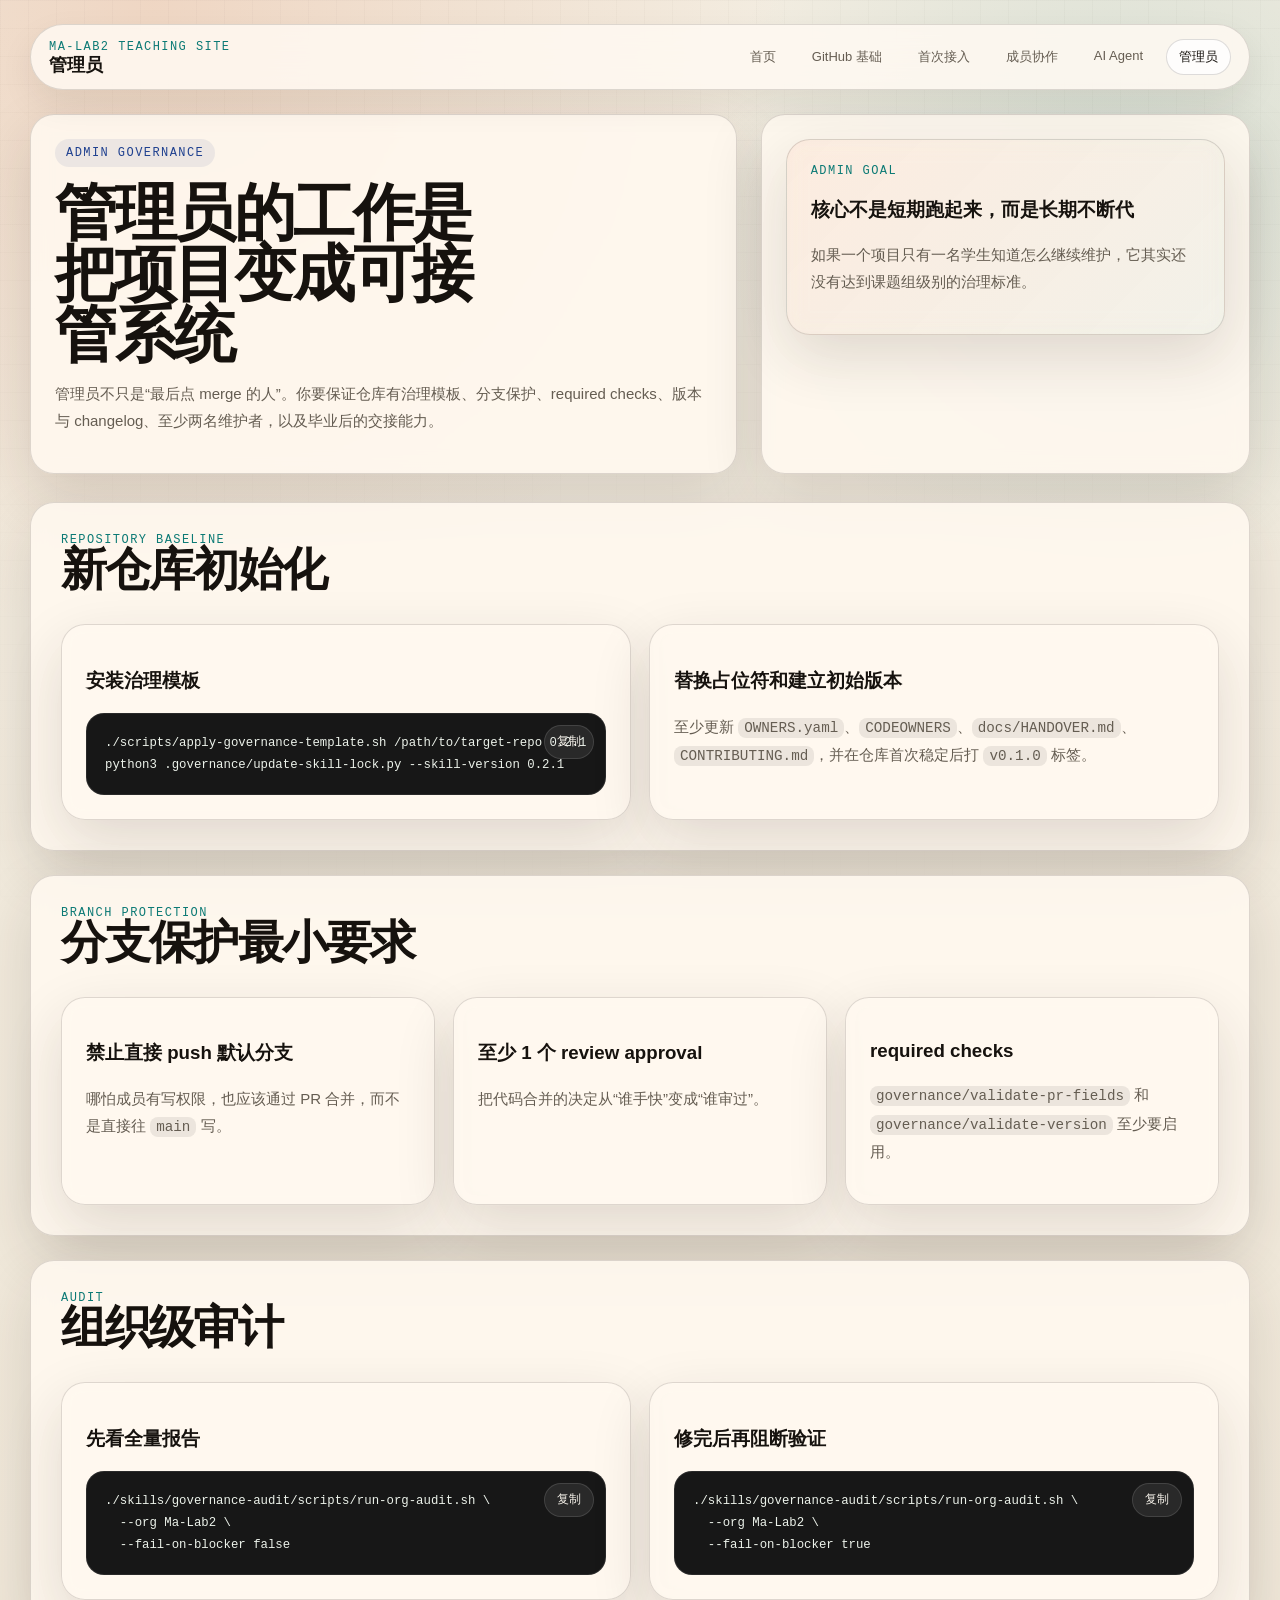
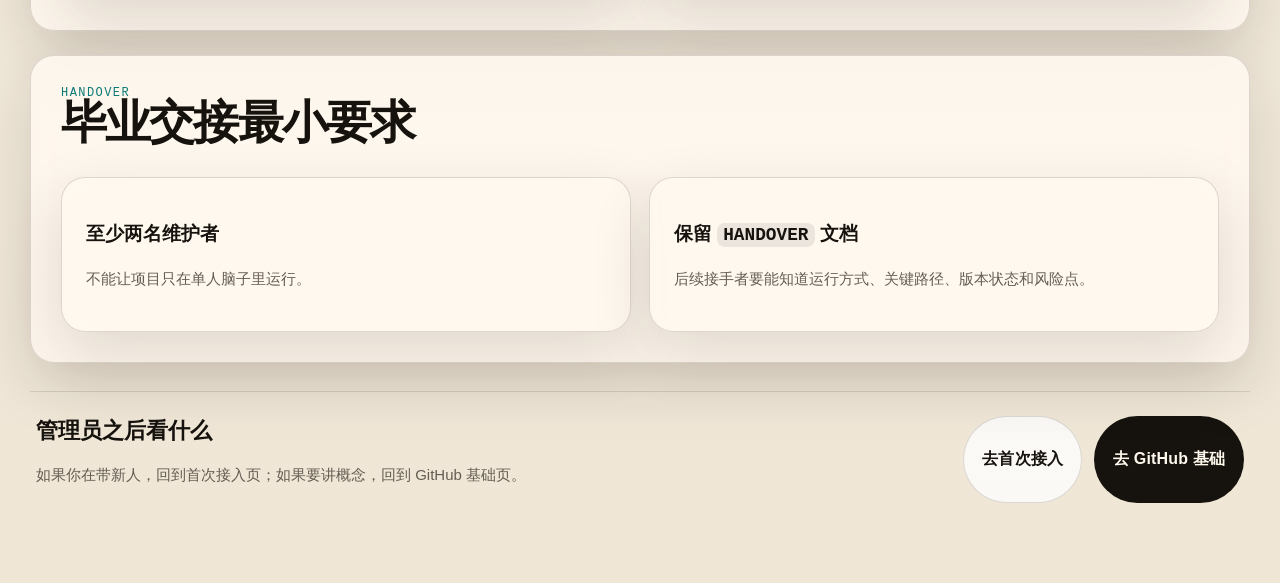
<file: docs/site/admin.html>
<!DOCTYPE html>
<html lang="zh-CN">
<head>
  <meta charset="UTF-8">
  <meta name="viewport" content="width=device-width, initial-scale=1.0">
  <title>管理员 | Ma-Lab2 教学站</title>
  <meta name="description" content="Ma-Lab2 课题组 GitHub 管理员页面：治理模板、分支保护、组织审计与毕业交接。">
  <link rel="stylesheet" href="./styles.css">
</head>
<body data-page="admin">
  <div class="site-shell">
    <header class="topbar">
      <div class="brand"><span class="brand-kicker">Ma-Lab2 Teaching Site</span><span class="brand-title">管理员</span></div>
      <nav class="nav">
        <a href="./index.html" data-page-link="home">首页</a>
        <a href="./basics.html" data-page-link="basics">GitHub 基础</a>
        <a href="./setup.html" data-page-link="setup">首次接入</a>
        <a href="./workflow.html" data-page-link="workflow">成员协作</a>
        <a href="./agents.html" data-page-link="agents">AI Agent</a>
        <a href="./admin.html" data-page-link="admin">管理员</a>
      </nav>
    </header>

    <section class="page-hero">
      <div class="hero-main page-main" data-watermark="TEMPLATE / PROTECTION / AUDIT / HANDOVER">
        <span class="page-chip">Admin Governance</span>
        <h1 class="page-title">管理员的工作是把项目变成可接管系统</h1>
        <p class="page-lead">管理员不只是“最后点 merge 的人”。你要保证仓库有治理模板、分支保护、required checks、版本与 changelog、至少两名维护者，以及毕业后的交接能力。</p>
      </div>
      <aside class="hero-side">
        <div class="callout"><div class="section-index">Admin Goal</div><h3>核心不是短期跑起来，而是长期不断代</h3><p>如果一个项目只有一名学生知道怎么继续维护，它其实还没有达到课题组级别的治理标准。</p></div>
      </aside>
    </section>

    <section class="panel section">
      <div class="section-header"><div><div class="section-index">Repository Baseline</div><h2 class="section-title-text">新仓库初始化</h2></div></div>
      <div class="grid-2">
        <article class="card">
          <h3>安装治理模板</h3>
          <div class="code-wrap"><button class="copy-button" data-copy-target="ad-template">复制</button><pre id="ad-template"><code>./scripts/apply-governance-template.sh /path/to/target-repo 0.2.1
python3 .governance/update-skill-lock.py --skill-version 0.2.1</code></pre></div>
        </article>
        <article class="card">
          <h3>替换占位符和建立初始版本</h3>
          <p>至少更新 <code>OWNERS.yaml</code>、<code>CODEOWNERS</code>、<code>docs/HANDOVER.md</code>、<code>CONTRIBUTING.md</code>，并在仓库首次稳定后打 <code>v0.1.0</code> 标签。</p>
        </article>
      </div>
    </section>

    <section class="panel section">
      <div class="section-header"><div><div class="section-index">Branch Protection</div><h2 class="section-title-text">分支保护最小要求</h2></div></div>
      <div class="grid-3">
        <article class="card"><h3>禁止直接 push 默认分支</h3><p>哪怕成员有写权限，也应该通过 PR 合并，而不是直接往 <code>main</code> 写。</p></article>
        <article class="card"><h3>至少 1 个 review approval</h3><p>把代码合并的决定从“谁手快”变成“谁审过”。</p></article>
        <article class="card"><h3>required checks</h3><p><code>governance/validate-pr-fields</code> 和 <code>governance/validate-version</code> 至少要启用。</p></article>
      </div>
    </section>

    <section class="panel section">
      <div class="section-header"><div><div class="section-index">Audit</div><h2 class="section-title-text">组织级审计</h2></div></div>
      <div class="grid-2">
        <article class="card">
          <h3>先看全量报告</h3>
          <div class="code-wrap"><button class="copy-button" data-copy-target="ad-audit-1">复制</button><pre id="ad-audit-1"><code>./skills/governance-audit/scripts/run-org-audit.sh \
  --org Ma-Lab2 \
  --fail-on-blocker false</code></pre></div>
        </article>
        <article class="card">
          <h3>修完后再阻断验证</h3>
          <div class="code-wrap"><button class="copy-button" data-copy-target="ad-audit-2">复制</button><pre id="ad-audit-2"><code>./skills/governance-audit/scripts/run-org-audit.sh \
  --org Ma-Lab2 \
  --fail-on-blocker true</code></pre></div>
        </article>
      </div>
    </section>

    <section class="panel section">
      <div class="section-header"><div><div class="section-index">Handover</div><h2 class="section-title-text">毕业交接最小要求</h2></div></div>
      <div class="grid-2">
        <article class="card"><h3>至少两名维护者</h3><p>不能让项目只在单人脑子里运行。</p></article>
        <article class="card"><h3>保留 <code>HANDOVER</code> 文档</h3><p>后续接手者要能知道运行方式、关键路径、版本状态和风险点。</p></article>
      </div>
    </section>

    <footer class="footer">
      <div><h3 class="footer-title">管理员之后看什么</h3><p>如果你在带新人，回到首次接入页；如果要讲概念，回到 GitHub 基础页。</p></div>
      <div class="badge-line"><a class="button button-secondary" href="./setup.html">去首次接入</a><a class="button button-primary" href="./basics.html">去 GitHub 基础</a></div>
    </footer>
  </div>
  <script src="./site.js"></script>
</body>
</html>
</file>
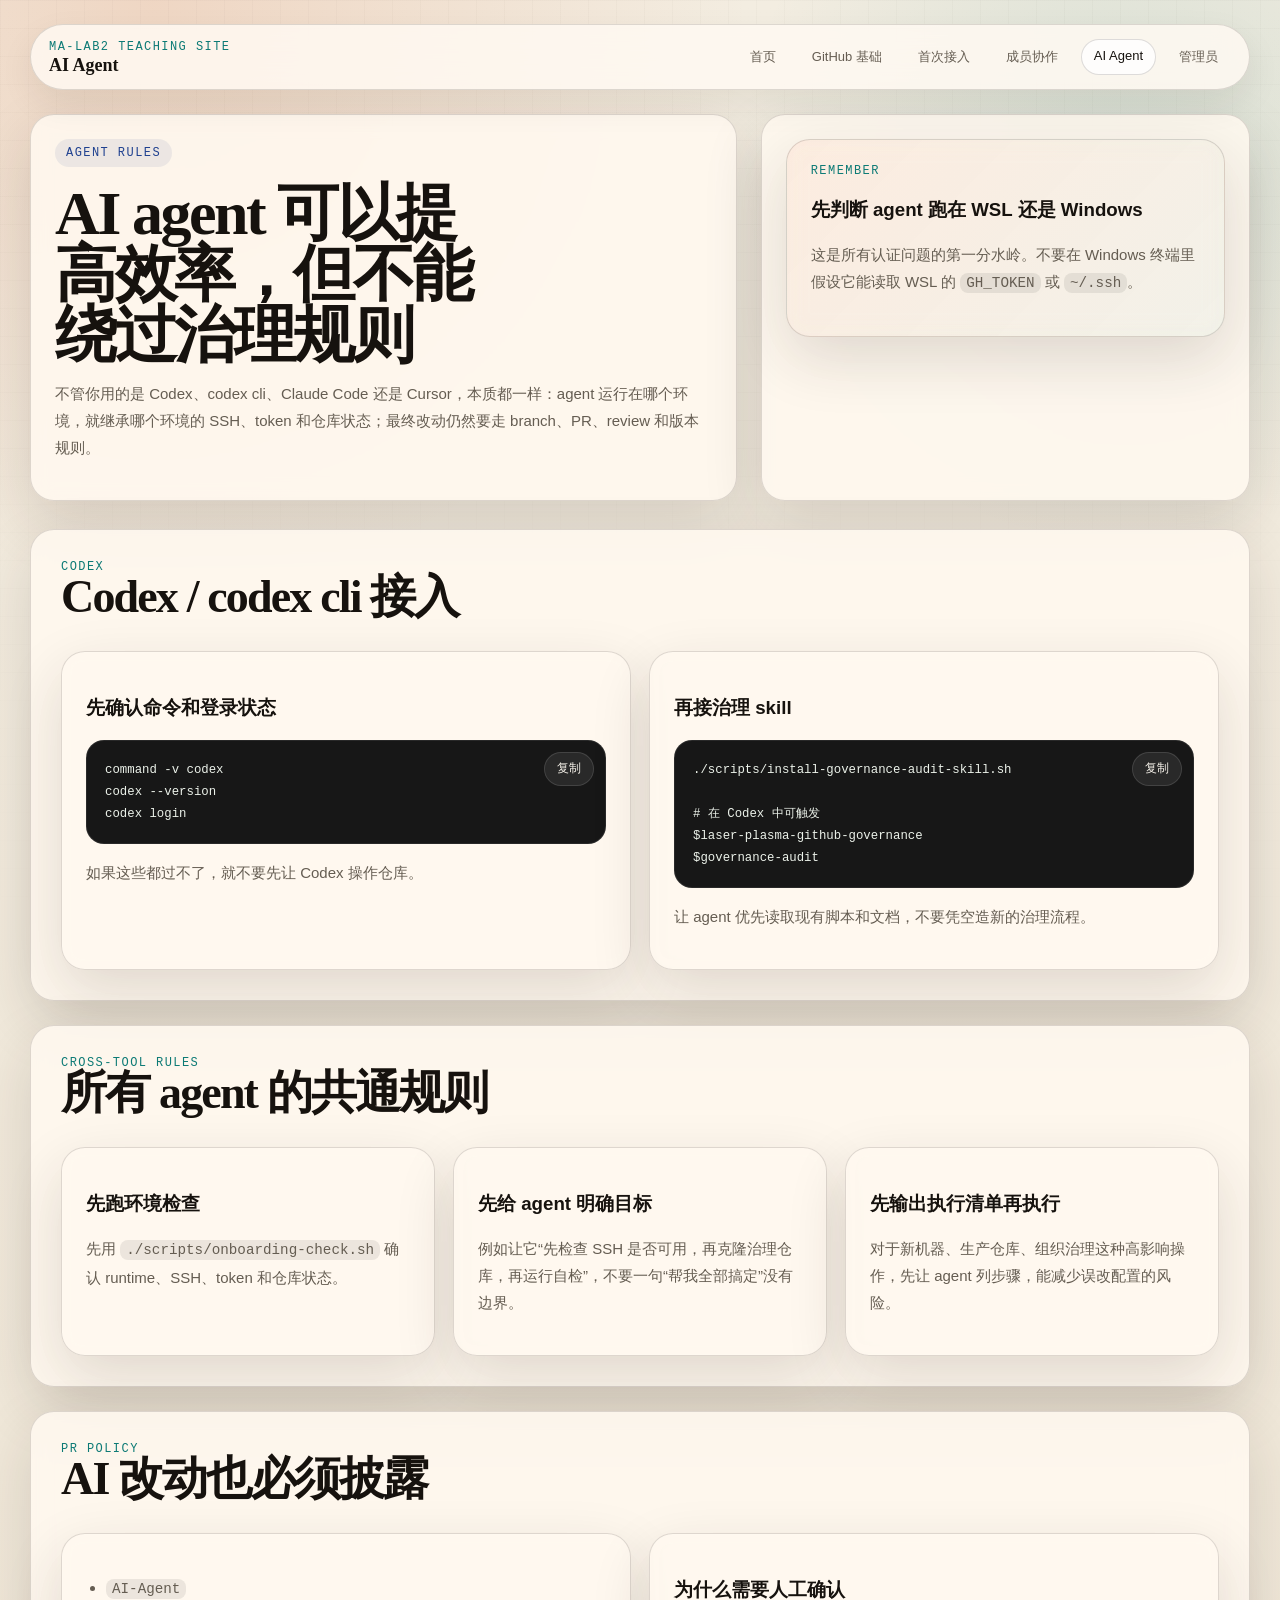
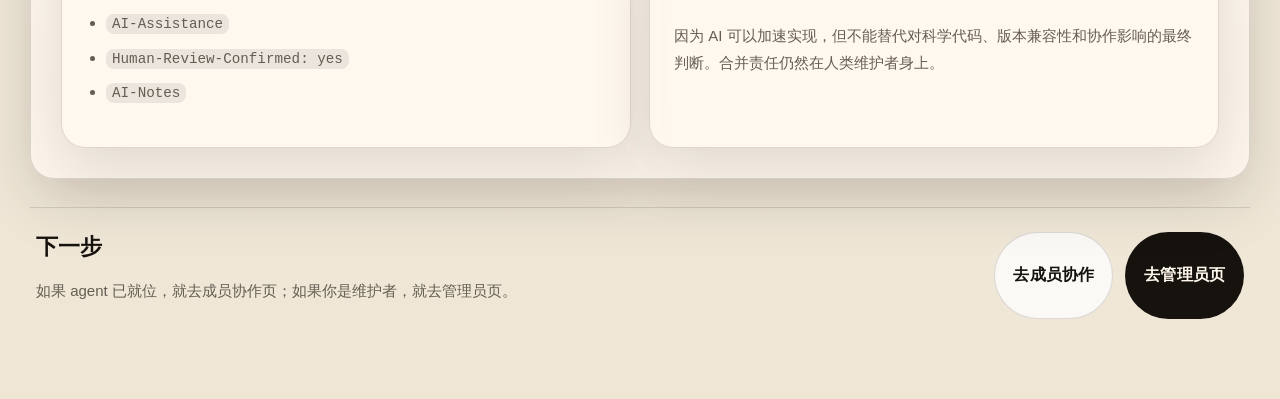
<file: docs/site/agents.html>
<!DOCTYPE html>
<html lang="zh-CN">
<head>
  <meta charset="UTF-8">
  <meta name="viewport" content="width=device-width, initial-scale=1.0">
  <title>AI Agent | Ma-Lab2 教学站</title>
  <meta name="description" content="Codex、codex cli、Claude Code、Cursor 在 Ma-Lab2 治理体系中的使用规范。">
  <link rel="stylesheet" href="./styles.css">
</head>
<body data-page="agents">
  <div class="site-shell">
    <header class="topbar">
      <div class="brand"><span class="brand-kicker">Ma-Lab2 Teaching Site</span><span class="brand-title">AI Agent</span></div>
      <nav class="nav">
        <a href="./index.html" data-page-link="home">首页</a>
        <a href="./basics.html" data-page-link="basics">GitHub 基础</a>
        <a href="./setup.html" data-page-link="setup">首次接入</a>
        <a href="./workflow.html" data-page-link="workflow">成员协作</a>
        <a href="./agents.html" data-page-link="agents">AI Agent</a>
        <a href="./admin.html" data-page-link="admin">管理员</a>
      </nav>
    </header>

    <section class="page-hero">
      <div class="hero-main page-main" data-watermark="CODEX / CLAUDE / CURSOR / REVIEW">
        <span class="page-chip">Agent Rules</span>
        <h1 class="page-title">AI agent 可以提高效率，但不能绕过治理规则</h1>
        <p class="page-lead">不管你用的是 Codex、codex cli、Claude Code 还是 Cursor，本质都一样：agent 运行在哪个环境，就继承哪个环境的 SSH、token 和仓库状态；最终改动仍然要走 branch、PR、review 和版本规则。</p>
      </div>
      <aside class="hero-side">
        <div class="callout"><div class="section-index">Remember</div><h3>先判断 agent 跑在 WSL 还是 Windows</h3><p>这是所有认证问题的第一分水岭。不要在 Windows 终端里假设它能读取 WSL 的 <code>GH_TOKEN</code> 或 <code>~/.ssh</code>。</p></div>
      </aside>
    </section>

    <section class="panel section">
      <div class="section-header"><div><div class="section-index">Codex</div><h2 class="section-title-text">Codex / codex cli 接入</h2></div></div>
      <div class="grid-2">
        <article class="card">
          <h3>先确认命令和登录状态</h3>
          <div class="code-wrap"><button class="copy-button" data-copy-target="ag-codex">复制</button><pre id="ag-codex"><code>command -v codex
codex --version
codex login</code></pre></div>
          <p>如果这些都过不了，就不要先让 Codex 操作仓库。</p>
        </article>
        <article class="card">
          <h3>再接治理 skill</h3>
          <div class="code-wrap"><button class="copy-button" data-copy-target="ag-skill">复制</button><pre id="ag-skill"><code>./scripts/install-governance-audit-skill.sh

# 在 Codex 中可触发
$laser-plasma-github-governance
$governance-audit</code></pre></div>
          <p>让 agent 优先读取现有脚本和文档，不要凭空造新的治理流程。</p>
        </article>
      </div>
    </section>

    <section class="panel section">
      <div class="section-header"><div><div class="section-index">Cross-Tool Rules</div><h2 class="section-title-text">所有 agent 的共通规则</h2></div></div>
      <div class="grid-3">
        <article class="card"><h3>先跑环境检查</h3><p>先用 <code>./scripts/onboarding-check.sh</code> 确认 runtime、SSH、token 和仓库状态。</p></article>
        <article class="card"><h3>先给 agent 明确目标</h3><p>例如让它“先检查 SSH 是否可用，再克隆治理仓库，再运行自检”，不要一句“帮我全部搞定”没有边界。</p></article>
        <article class="card"><h3>先输出执行清单再执行</h3><p>对于新机器、生产仓库、组织治理这种高影响操作，先让 agent 列步骤，能减少误改配置的风险。</p></article>
      </div>
    </section>

    <section class="panel section">
      <div class="section-header"><div><div class="section-index">PR Policy</div><h2 class="section-title-text">AI 改动也必须披露</h2></div></div>
      <div class="grid-2">
        <article class="card">
          <ul>
            <li><code>AI-Agent</code></li>
            <li><code>AI-Assistance</code></li>
            <li><code>Human-Review-Confirmed: yes</code></li>
            <li><code>AI-Notes</code></li>
          </ul>
        </article>
        <article class="card">
          <h3>为什么需要人工确认</h3>
          <p>因为 AI 可以加速实现，但不能替代对科学代码、版本兼容性和协作影响的最终判断。合并责任仍然在人类维护者身上。</p>
        </article>
      </div>
    </section>

    <footer class="footer">
      <div><h3 class="footer-title">下一步</h3><p>如果 agent 已就位，就去成员协作页；如果你是维护者，就去管理员页。</p></div>
      <div class="badge-line"><a class="button button-secondary" href="./workflow.html">去成员协作</a><a class="button button-primary" href="./admin.html">去管理员页</a></div>
    </footer>
  </div>
  <script src="./site.js"></script>
</body>
</html>
</file>
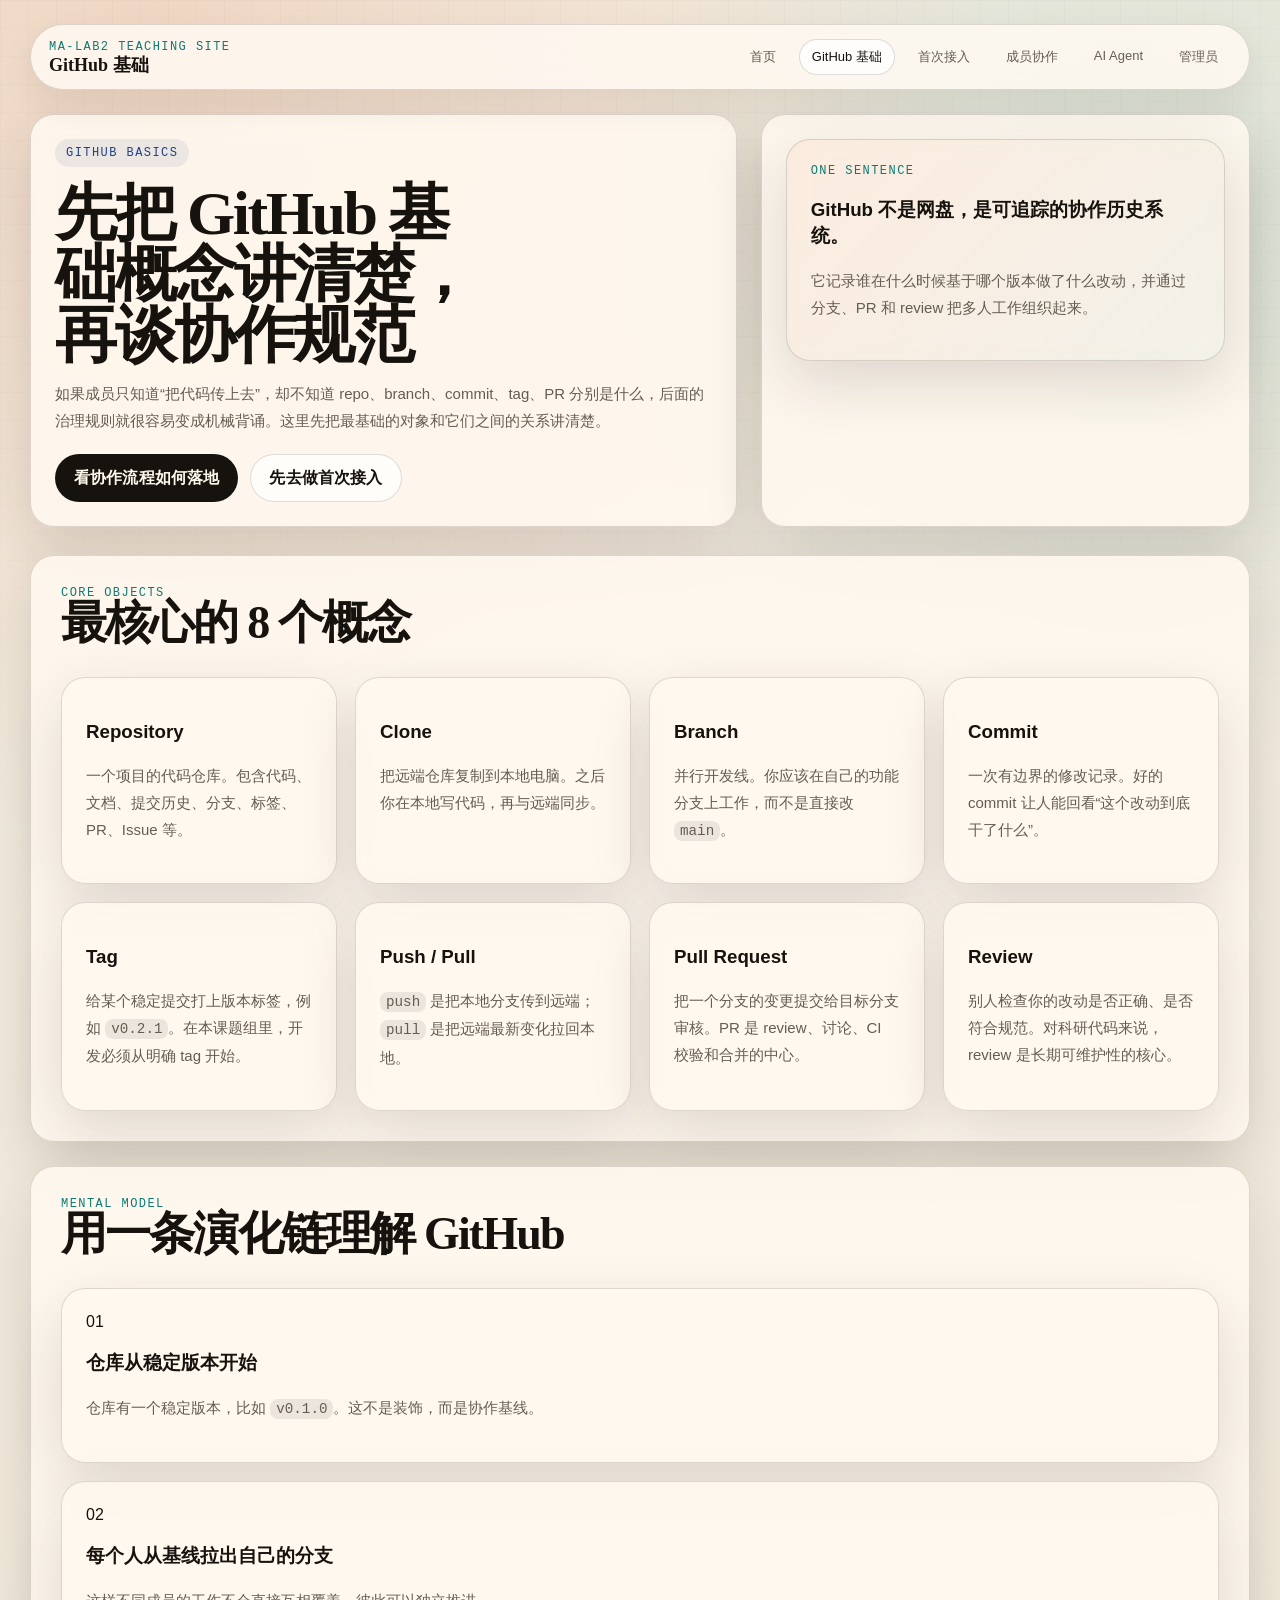
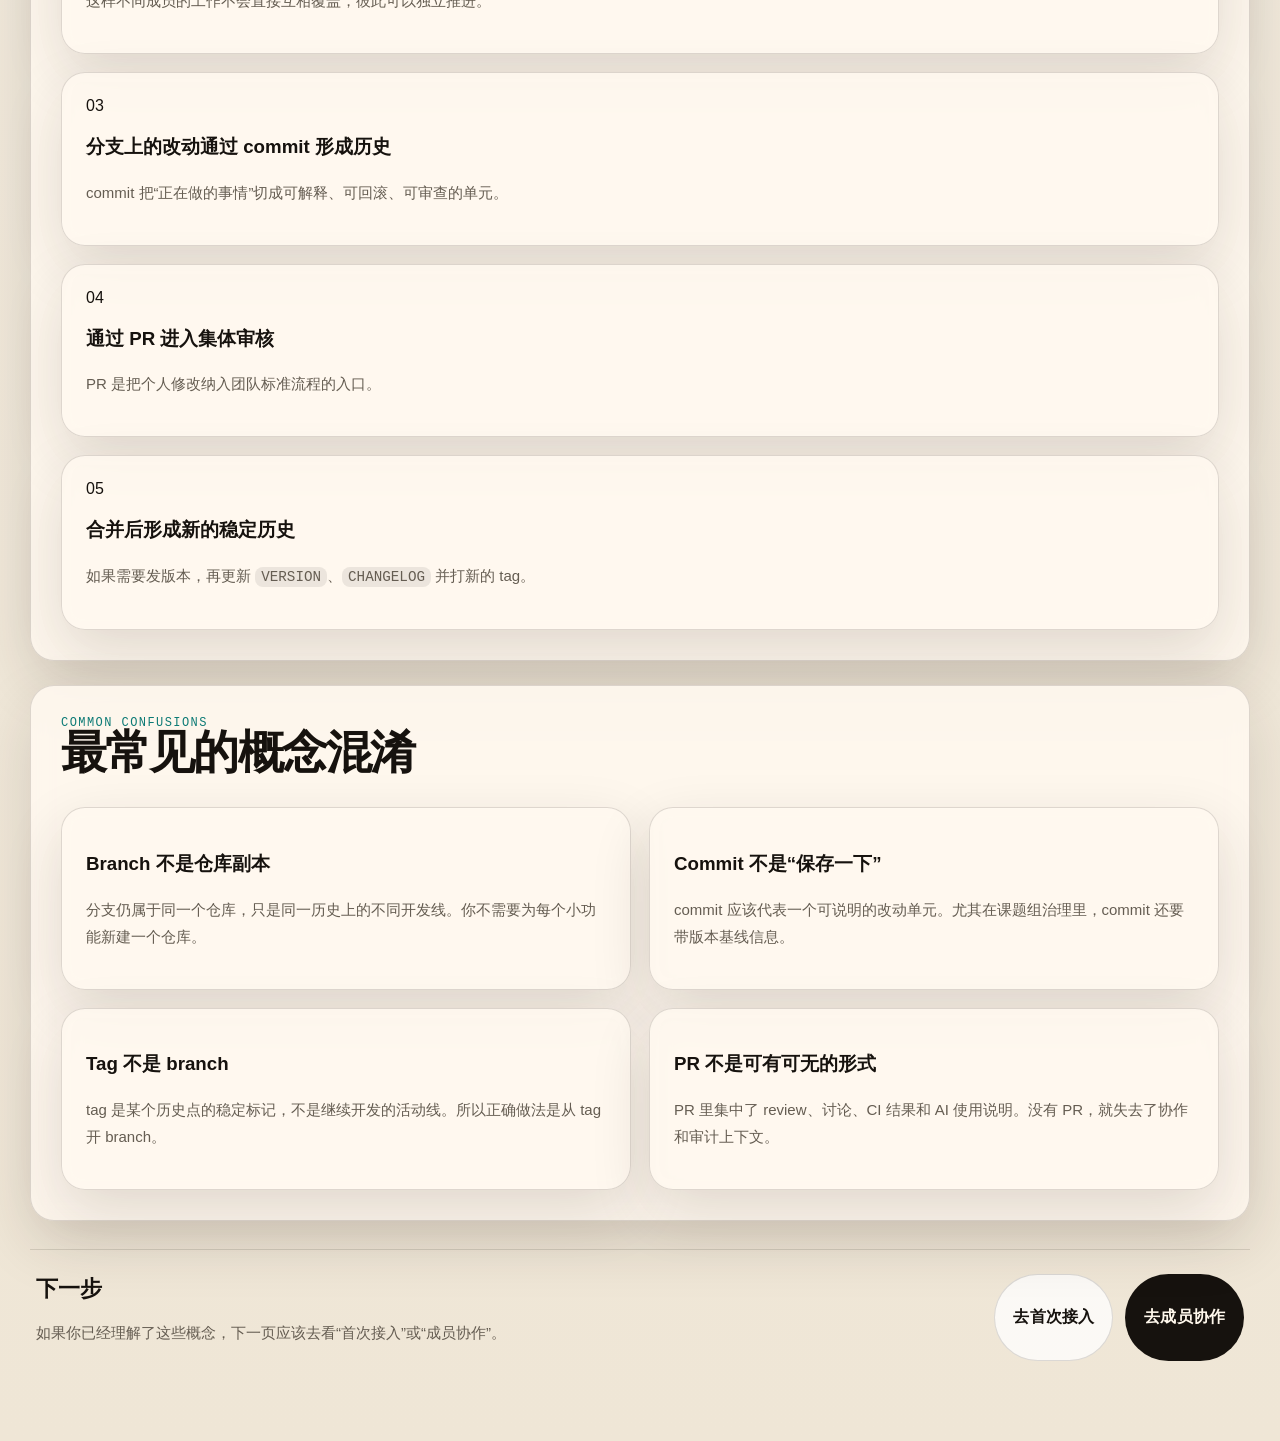
<file: docs/site/basics.html>
<!DOCTYPE html>
<html lang="zh-CN">
<head>
  <meta charset="UTF-8">
  <meta name="viewport" content="width=device-width, initial-scale=1.0">
  <title>GitHub 基础 | Ma-Lab2 教学站</title>
  <meta name="description" content="Ma-Lab2 教学站：GitHub 基础知识，包含 repo、branch、commit、tag、PR、review、issue 等核心概念。">
  <link rel="stylesheet" href="./styles.css">
</head>
<body data-page="basics">
  <div class="site-shell">
    <header class="topbar">
      <div class="brand">
        <span class="brand-kicker">Ma-Lab2 Teaching Site</span>
        <span class="brand-title">GitHub 基础</span>
      </div>
      <nav class="nav">
        <a href="./index.html" data-page-link="home">首页</a>
        <a href="./basics.html" data-page-link="basics">GitHub 基础</a>
        <a href="./setup.html" data-page-link="setup">首次接入</a>
        <a href="./workflow.html" data-page-link="workflow">成员协作</a>
        <a href="./agents.html" data-page-link="agents">AI Agent</a>
        <a href="./admin.html" data-page-link="admin">管理员</a>
      </nav>
    </header>

    <section class="page-hero">
      <div class="hero-main page-main" data-watermark="REPO / BRANCH / COMMIT / PR / TAG">
        <span class="page-chip">GitHub Basics</span>
        <h1 class="page-title">先把 GitHub 基础概念讲清楚，再谈协作规范</h1>
        <p class="page-lead">如果成员只知道“把代码传上去”，却不知道 repo、branch、commit、tag、PR 分别是什么，后面的治理规则就很容易变成机械背诵。这里先把最基础的对象和它们之间的关系讲清楚。</p>
        <div class="page-actions">
          <a class="button button-primary" href="./workflow.html">看协作流程如何落地</a>
          <a class="button button-secondary" href="./setup.html">先去做首次接入</a>
        </div>
      </div>
      <aside class="hero-side">
        <div class="callout">
          <div class="section-index">One Sentence</div>
          <h3>GitHub 不是网盘，是可追踪的协作历史系统。</h3>
          <p>它记录谁在什么时候基于哪个版本做了什么改动，并通过分支、PR 和 review 把多人工作组织起来。</p>
        </div>
      </aside>
    </section>

    <section class="panel section">
      <div class="section-header">
        <div>
          <div class="section-index">Core Objects</div>
          <h2 class="section-title-text">最核心的 8 个概念</h2>
        </div>
      </div>
      <div class="grid-4">
        <article class="card"><h3>Repository</h3><p>一个项目的代码仓库。包含代码、文档、提交历史、分支、标签、PR、Issue 等。</p></article>
        <article class="card"><h3>Clone</h3><p>把远端仓库复制到本地电脑。之后你在本地写代码，再与远端同步。</p></article>
        <article class="card"><h3>Branch</h3><p>并行开发线。你应该在自己的功能分支上工作，而不是直接改 <code>main</code>。</p></article>
        <article class="card"><h3>Commit</h3><p>一次有边界的修改记录。好的 commit 让人能回看“这个改动到底干了什么”。</p></article>
        <article class="card"><h3>Tag</h3><p>给某个稳定提交打上版本标签，例如 <code>v0.2.1</code>。在本课题组里，开发必须从明确 tag 开始。</p></article>
        <article class="card"><h3>Push / Pull</h3><p><code>push</code> 是把本地分支传到远端；<code>pull</code> 是把远端最新变化拉回本地。</p></article>
        <article class="card"><h3>Pull Request</h3><p>把一个分支的变更提交给目标分支审核。PR 是 review、讨论、CI 校验和合并的中心。</p></article>
        <article class="card"><h3>Review</h3><p>别人检查你的改动是否正确、是否符合规范。对科研代码来说，review 是长期可维护性的核心。</p></article>
      </div>
    </section>

    <section class="panel section">
      <div class="section-header">
        <div>
          <div class="section-index">Mental Model</div>
          <h2 class="section-title-text">用一条演化链理解 GitHub</h2>
        </div>
      </div>
      <div class="timeline">
        <article class="timeline-card"><div class="timeline-step">01</div><h3>仓库从稳定版本开始</h3><p>仓库有一个稳定版本，比如 <code>v0.1.0</code>。这不是装饰，而是协作基线。</p></article>
        <article class="timeline-card"><div class="timeline-step">02</div><h3>每个人从基线拉出自己的分支</h3><p>这样不同成员的工作不会直接互相覆盖，彼此可以独立推进。</p></article>
        <article class="timeline-card"><div class="timeline-step">03</div><h3>分支上的改动通过 commit 形成历史</h3><p>commit 把“正在做的事情”切成可解释、可回滚、可审查的单元。</p></article>
        <article class="timeline-card"><div class="timeline-step">04</div><h3>通过 PR 进入集体审核</h3><p>PR 是把个人修改纳入团队标准流程的入口。</p></article>
        <article class="timeline-card"><div class="timeline-step">05</div><h3>合并后形成新的稳定历史</h3><p>如果需要发版本，再更新 <code>VERSION</code>、<code>CHANGELOG</code> 并打新的 tag。</p></article>
      </div>
    </section>

    <section class="panel section">
      <div class="section-header">
        <div>
          <div class="section-index">Common Confusions</div>
          <h2 class="section-title-text">最常见的概念混淆</h2>
        </div>
      </div>
      <div class="grid-2">
        <article class="card">
          <h3>Branch 不是仓库副本</h3>
          <p>分支仍属于同一个仓库，只是同一历史上的不同开发线。你不需要为每个小功能新建一个仓库。</p>
        </article>
        <article class="card">
          <h3>Commit 不是“保存一下”</h3>
          <p>commit 应该代表一个可说明的改动单元。尤其在课题组治理里，commit 还要带版本基线信息。</p>
        </article>
        <article class="card">
          <h3>Tag 不是 branch</h3>
          <p>tag 是某个历史点的稳定标记，不是继续开发的活动线。所以正确做法是从 tag 开 branch。</p>
        </article>
        <article class="card">
          <h3>PR 不是可有可无的形式</h3>
          <p>PR 里集中了 review、讨论、CI 结果和 AI 使用说明。没有 PR，就失去了协作和审计上下文。</p>
        </article>
      </div>
    </section>

    <footer class="footer">
      <div>
        <h3 class="footer-title">下一步</h3>
        <p>如果你已经理解了这些概念，下一页应该去看“首次接入”或“成员协作”。</p>
      </div>
      <div class="badge-line">
        <a class="button button-secondary" href="./setup.html">去首次接入</a>
        <a class="button button-primary" href="./workflow.html">去成员协作</a>
      </div>
    </footer>
  </div>
  <script src="./site.js"></script>
</body>
</html>
</file>
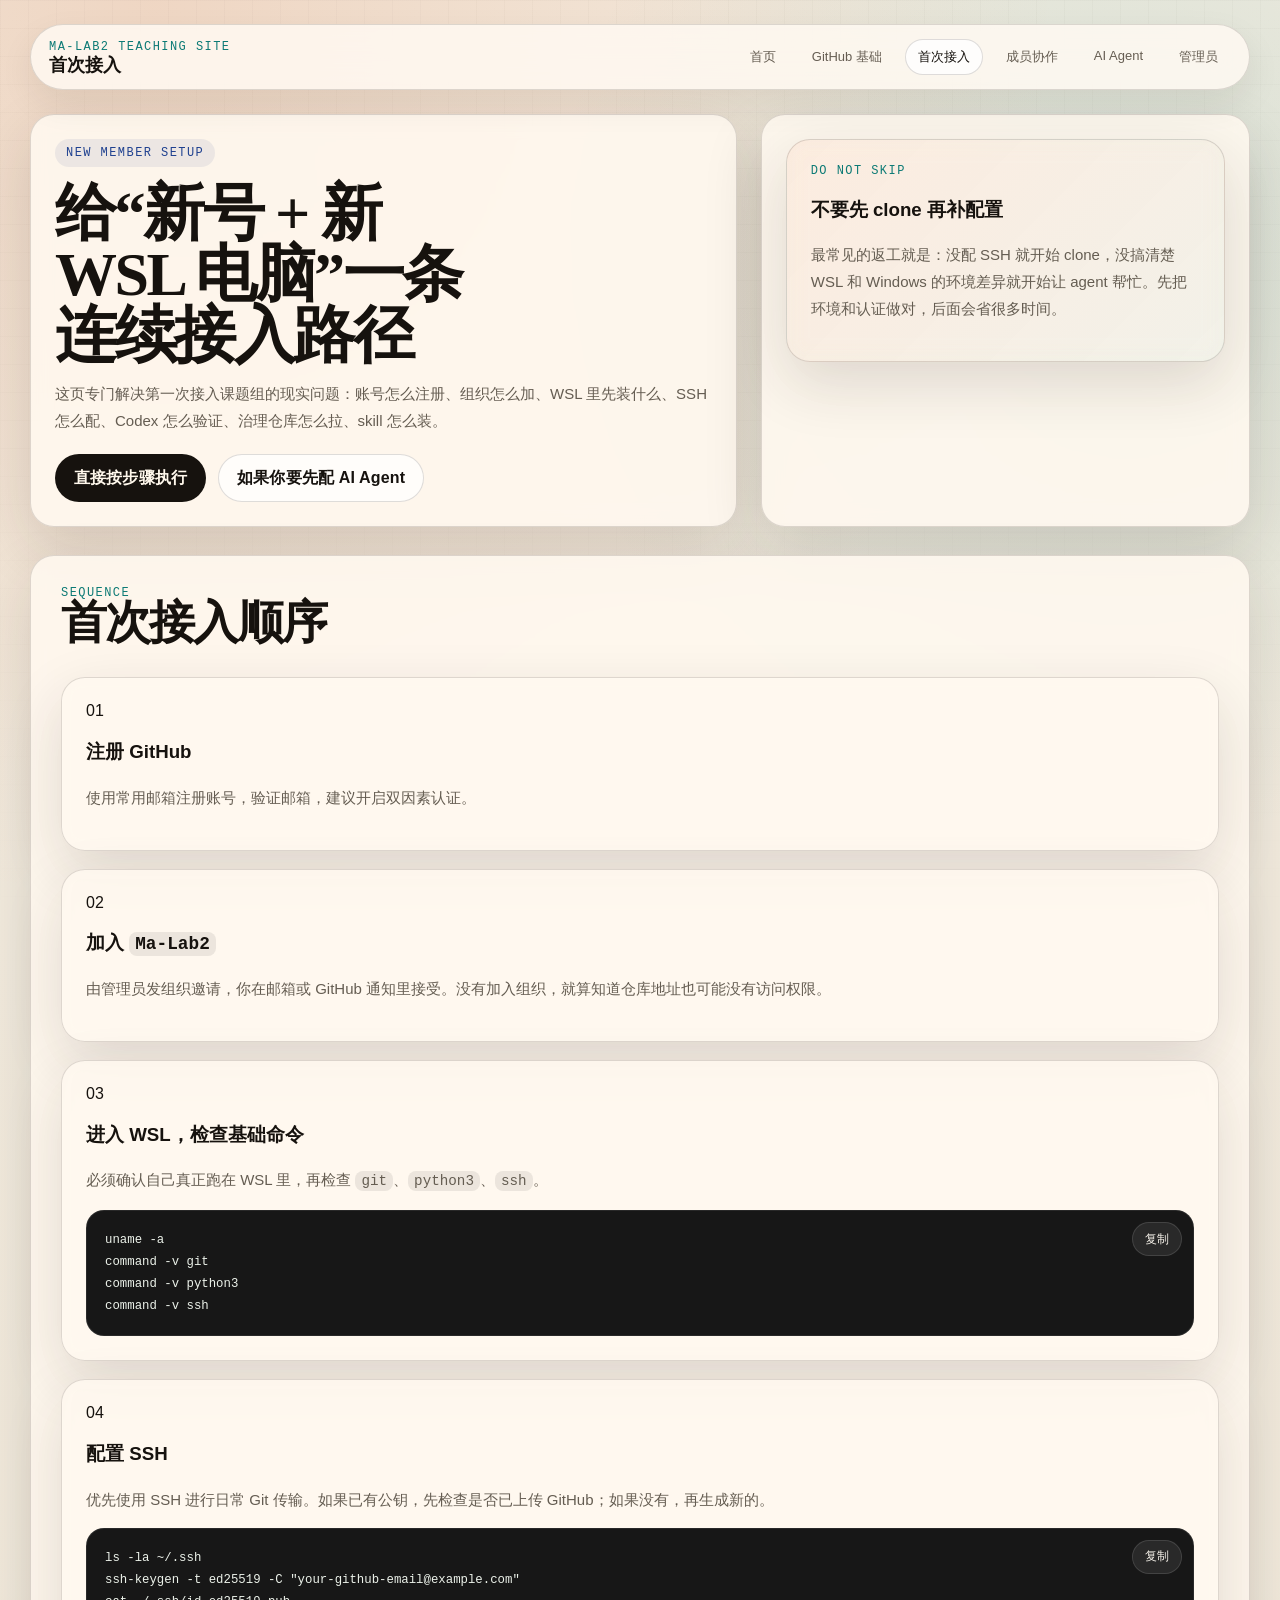
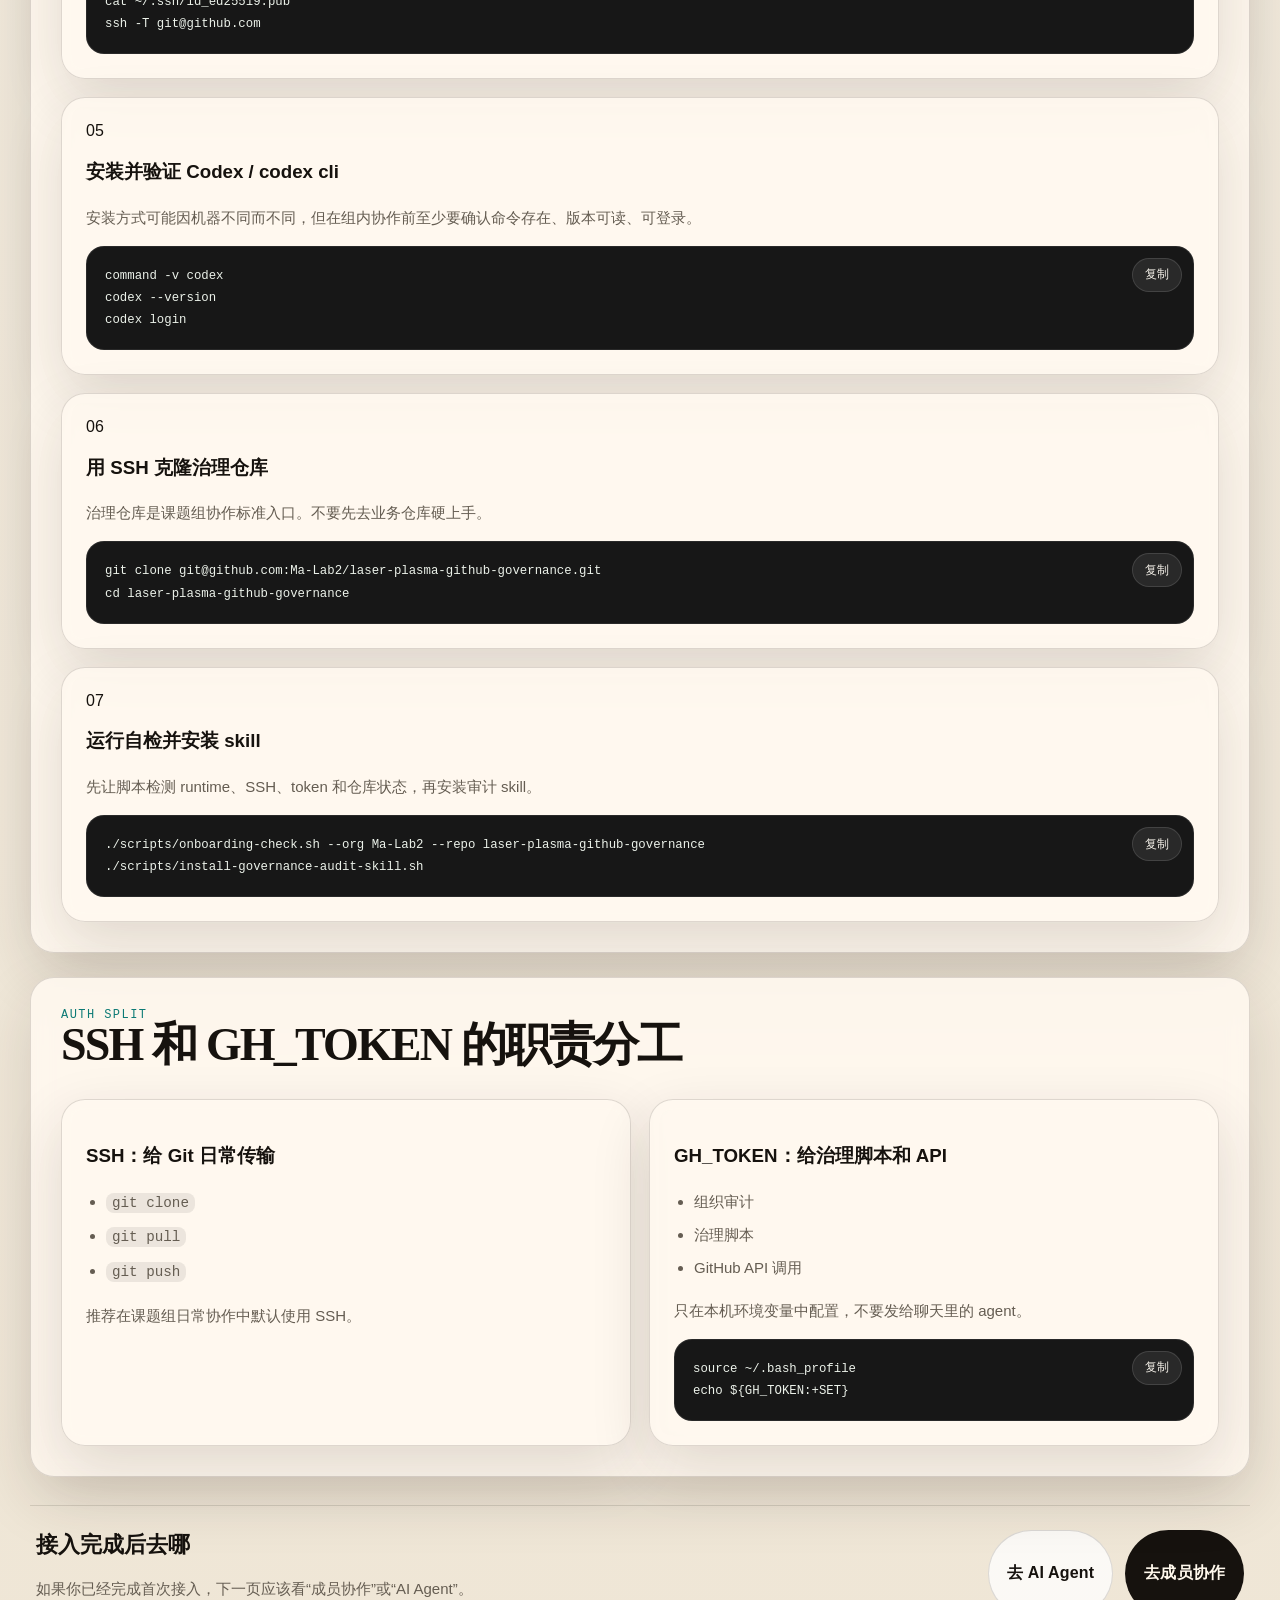
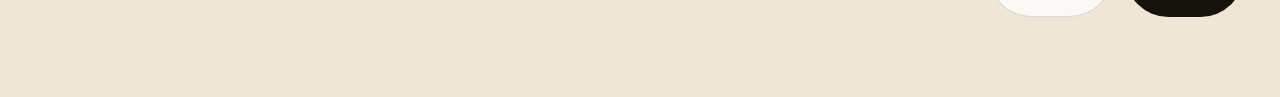
<file: docs/site/setup.html>
<!DOCTYPE html>
<html lang="zh-CN">
<head>
  <meta charset="UTF-8">
  <meta name="viewport" content="width=device-width, initial-scale=1.0">
  <title>首次接入 | Ma-Lab2 教学站</title>
  <meta name="description" content="新成员和新 WSL 电脑的 GitHub 接入流程：账号注册、加入组织、SSH、Codex、治理仓库和 skill 安装。">
  <link rel="stylesheet" href="./styles.css">
</head>
<body data-page="setup">
  <div class="site-shell">
    <header class="topbar">
      <div class="brand">
        <span class="brand-kicker">Ma-Lab2 Teaching Site</span>
        <span class="brand-title">首次接入</span>
      </div>
      <nav class="nav">
        <a href="./index.html" data-page-link="home">首页</a>
        <a href="./basics.html" data-page-link="basics">GitHub 基础</a>
        <a href="./setup.html" data-page-link="setup">首次接入</a>
        <a href="./workflow.html" data-page-link="workflow">成员协作</a>
        <a href="./agents.html" data-page-link="agents">AI Agent</a>
        <a href="./admin.html" data-page-link="admin">管理员</a>
      </nav>
    </header>

    <section class="page-hero">
      <div class="hero-main page-main" data-watermark="NEW ACCOUNT / NEW WSL / SSH / CODEX">
        <span class="page-chip">New Member Setup</span>
        <h1 class="page-title">给“新号 + 新 WSL 电脑”一条连续接入路径</h1>
        <p class="page-lead">这页专门解决第一次接入课题组的现实问题：账号怎么注册、组织怎么加、WSL 里先装什么、SSH 怎么配、Codex 怎么验证、治理仓库怎么拉、skill 怎么装。</p>
        <div class="page-actions">
          <a class="button button-primary" href="#sequence">直接按步骤执行</a>
          <a class="button button-secondary" href="./agents.html">如果你要先配 AI Agent</a>
        </div>
      </div>
      <aside class="hero-side">
        <div class="callout">
          <div class="section-index">Do Not Skip</div>
          <h3>不要先 clone 再补配置</h3>
          <p>最常见的返工就是：没配 SSH 就开始 clone，没搞清楚 WSL 和 Windows 的环境差异就开始让 agent 帮忙。先把环境和认证做对，后面会省很多时间。</p>
        </div>
      </aside>
    </section>

    <section class="panel section" id="sequence">
      <div class="section-header">
        <div>
          <div class="section-index">Sequence</div>
          <h2 class="section-title-text">首次接入顺序</h2>
        </div>
      </div>
      <div class="timeline">
        <article class="timeline-card"><div class="timeline-step">01</div><h3>注册 GitHub</h3><p>使用常用邮箱注册账号，验证邮箱，建议开启双因素认证。</p></article>
        <article class="timeline-card"><div class="timeline-step">02</div><h3>加入 <code>Ma-Lab2</code></h3><p>由管理员发组织邀请，你在邮箱或 GitHub 通知里接受。没有加入组织，就算知道仓库地址也可能没有访问权限。</p></article>
        <article class="timeline-card"><div class="timeline-step">03</div><h3>进入 WSL，检查基础命令</h3><p>必须确认自己真正跑在 WSL 里，再检查 <code>git</code>、<code>python3</code>、<code>ssh</code>。</p><div class="code-wrap"><button class="copy-button" data-copy-target="setup-base">复制</button><pre id="setup-base"><code>uname -a
command -v git
command -v python3
command -v ssh</code></pre></div></article>
        <article class="timeline-card"><div class="timeline-step">04</div><h3>配置 SSH</h3><p>优先使用 SSH 进行日常 Git 传输。如果已有公钥，先检查是否已上传 GitHub；如果没有，再生成新的。</p><div class="code-wrap"><button class="copy-button" data-copy-target="setup-ssh">复制</button><pre id="setup-ssh"><code>ls -la ~/.ssh
ssh-keygen -t ed25519 -C "your-github-email@example.com"
cat ~/.ssh/id_ed25519.pub
ssh -T git@github.com</code></pre></div></article>
        <article class="timeline-card"><div class="timeline-step">05</div><h3>安装并验证 Codex / codex cli</h3><p>安装方式可能因机器不同而不同，但在组内协作前至少要确认命令存在、版本可读、可登录。</p><div class="code-wrap"><button class="copy-button" data-copy-target="setup-codex">复制</button><pre id="setup-codex"><code>command -v codex
codex --version
codex login</code></pre></div></article>
        <article class="timeline-card"><div class="timeline-step">06</div><h3>用 SSH 克隆治理仓库</h3><p>治理仓库是课题组协作标准入口。不要先去业务仓库硬上手。</p><div class="code-wrap"><button class="copy-button" data-copy-target="setup-clone">复制</button><pre id="setup-clone"><code>git clone git@github.com:Ma-Lab2/laser-plasma-github-governance.git
cd laser-plasma-github-governance</code></pre></div></article>
        <article class="timeline-card"><div class="timeline-step">07</div><h3>运行自检并安装 skill</h3><p>先让脚本检测 runtime、SSH、token 和仓库状态，再安装审计 skill。</p><div class="code-wrap"><button class="copy-button" data-copy-target="setup-check">复制</button><pre id="setup-check"><code>./scripts/onboarding-check.sh --org Ma-Lab2 --repo laser-plasma-github-governance
./scripts/install-governance-audit-skill.sh</code></pre></div></article>
      </div>
    </section>

    <section class="panel section">
      <div class="section-header">
        <div>
          <div class="section-index">Auth Split</div>
          <h2 class="section-title-text">SSH 和 GH_TOKEN 的职责分工</h2>
        </div>
      </div>
      <div class="grid-2">
        <article class="card">
          <h3>SSH：给 Git 日常传输</h3>
          <ul>
            <li><code>git clone</code></li>
            <li><code>git pull</code></li>
            <li><code>git push</code></li>
          </ul>
          <p>推荐在课题组日常协作中默认使用 SSH。</p>
        </article>
        <article class="card">
          <h3>GH_TOKEN：给治理脚本和 API</h3>
          <ul>
            <li>组织审计</li>
            <li>治理脚本</li>
            <li>GitHub API 调用</li>
          </ul>
          <p>只在本机环境变量中配置，不要发给聊天里的 agent。</p>
          <div class="code-wrap"><button class="copy-button" data-copy-target="setup-token">复制</button><pre id="setup-token"><code>source ~/.bash_profile
echo ${GH_TOKEN:+SET}</code></pre></div>
        </article>
      </div>
    </section>

    <footer class="footer">
      <div>
        <h3 class="footer-title">接入完成后去哪</h3>
        <p>如果你已经完成首次接入，下一页应该看“成员协作”或“AI Agent”。</p>
      </div>
      <div class="badge-line">
        <a class="button button-secondary" href="./agents.html">去 AI Agent</a>
        <a class="button button-primary" href="./workflow.html">去成员协作</a>
      </div>
    </footer>
  </div>
  <script src="./site.js"></script>
</body>
</html>
</file>
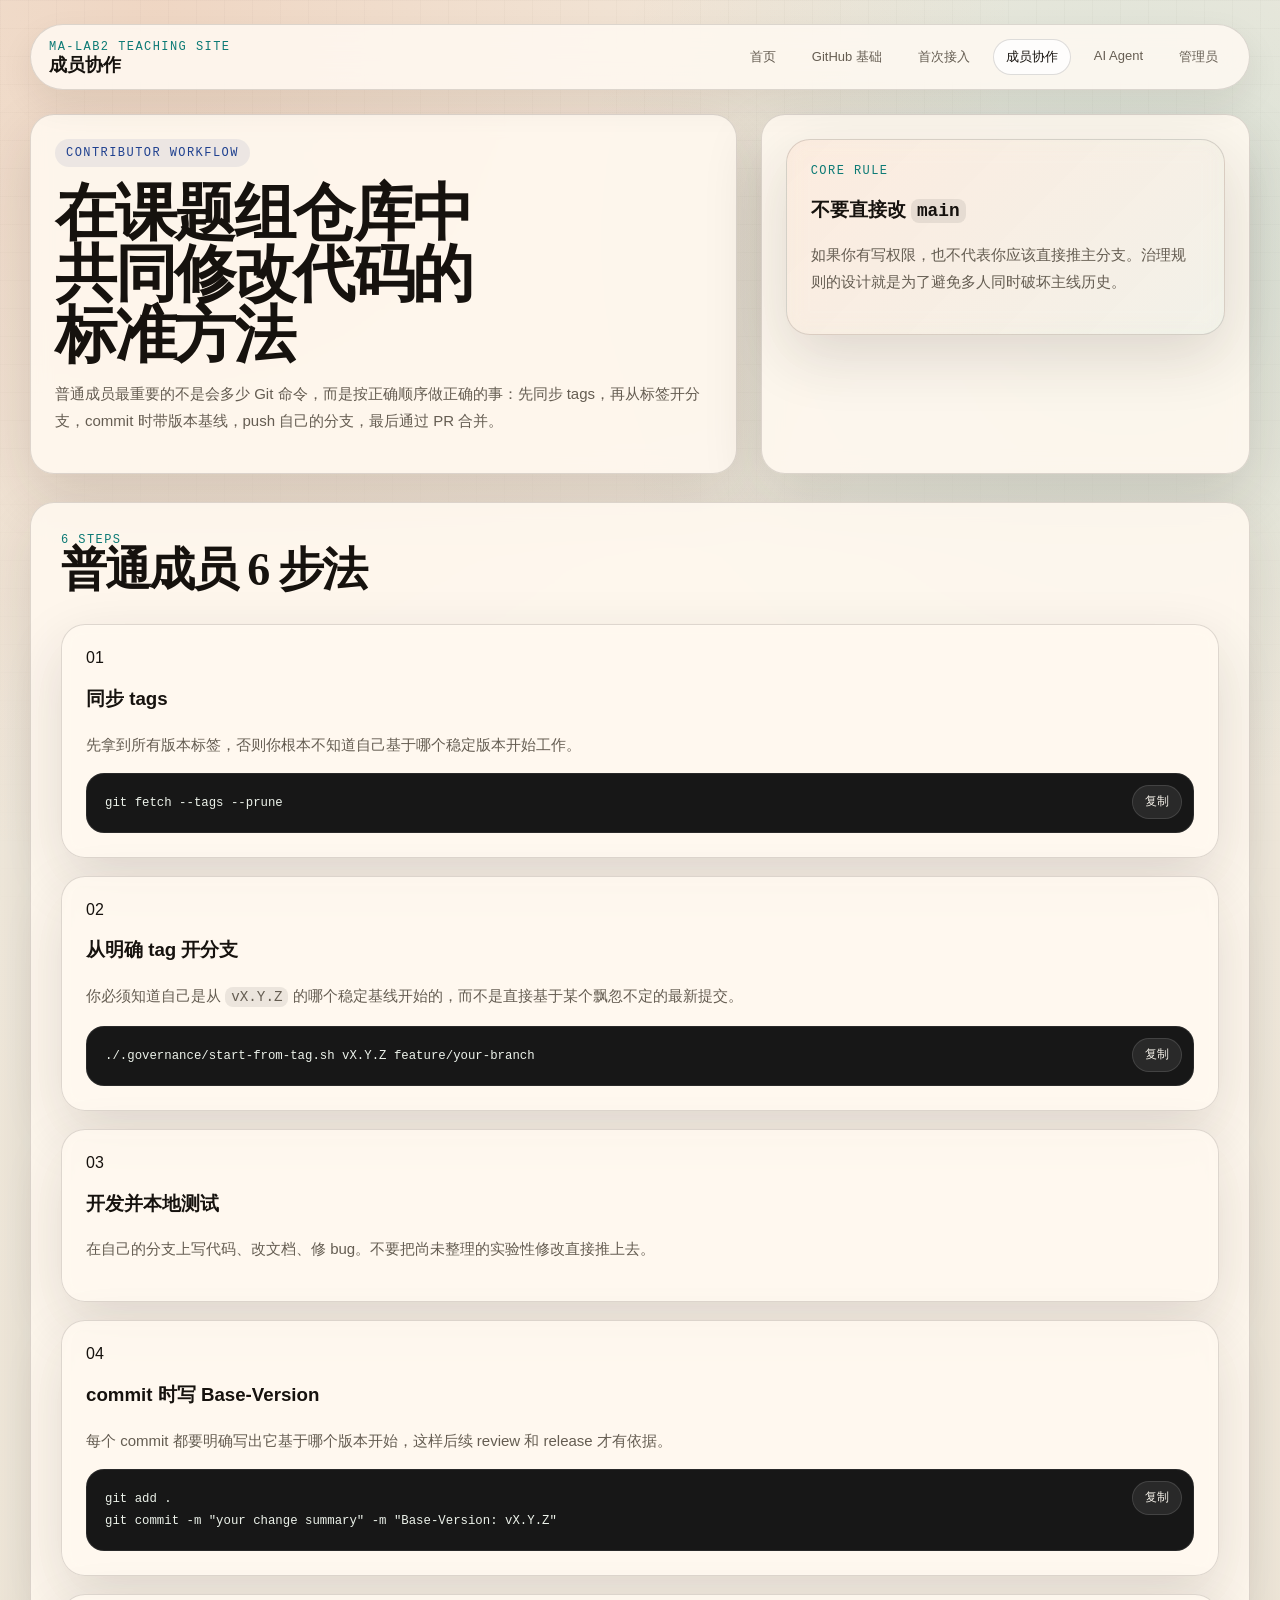
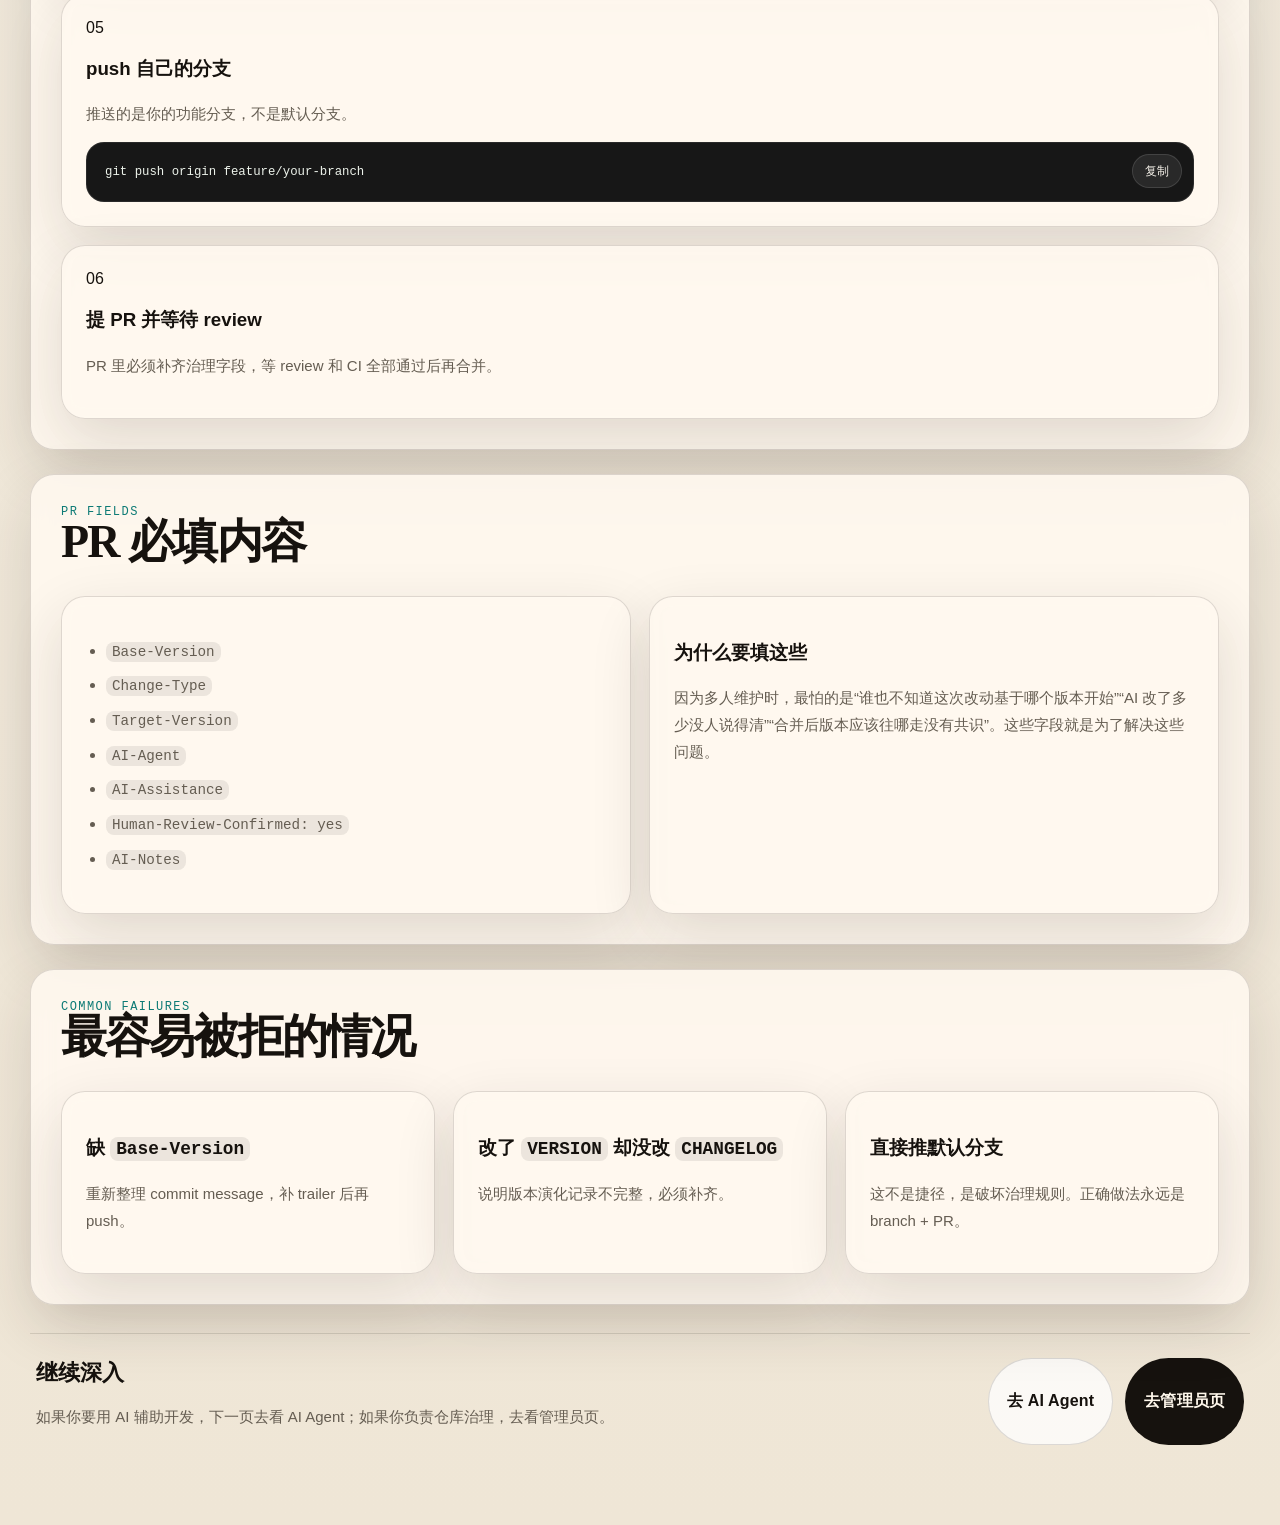
<file: docs/site/workflow.html>
<!DOCTYPE html>
<html lang="zh-CN">
<head>
  <meta charset="UTF-8">
  <meta name="viewport" content="width=device-width, initial-scale=1.0">
  <title>成员协作 | Ma-Lab2 教学站</title>
  <meta name="description" content="课题组普通成员如何在 GitHub 仓库中共同修改代码：tag、branch、Base-Version、push、PR 和 review。">
  <link rel="stylesheet" href="./styles.css">
</head>
<body data-page="workflow">
  <div class="site-shell">
    <header class="topbar">
      <div class="brand"><span class="brand-kicker">Ma-Lab2 Teaching Site</span><span class="brand-title">成员协作</span></div>
      <nav class="nav">
        <a href="./index.html" data-page-link="home">首页</a>
        <a href="./basics.html" data-page-link="basics">GitHub 基础</a>
        <a href="./setup.html" data-page-link="setup">首次接入</a>
        <a href="./workflow.html" data-page-link="workflow">成员协作</a>
        <a href="./agents.html" data-page-link="agents">AI Agent</a>
        <a href="./admin.html" data-page-link="admin">管理员</a>
      </nav>
    </header>

    <section class="page-hero">
      <div class="hero-main page-main" data-watermark="FETCH / TAG / BRANCH / COMMIT / PR">
        <span class="page-chip">Contributor Workflow</span>
        <h1 class="page-title">在课题组仓库中共同修改代码的标准方法</h1>
        <p class="page-lead">普通成员最重要的不是会多少 Git 命令，而是按正确顺序做正确的事：先同步 tags，再从标签开分支，commit 时带版本基线，push 自己的分支，最后通过 PR 合并。</p>
      </div>
      <aside class="hero-side">
        <div class="callout">
          <div class="section-index">Core Rule</div>
          <h3>不要直接改 <code>main</code></h3>
          <p>如果你有写权限，也不代表你应该直接推主分支。治理规则的设计就是为了避免多人同时破坏主线历史。</p>
        </div>
      </aside>
    </section>

    <section class="panel section">
      <div class="section-header"><div><div class="section-index">6 Steps</div><h2 class="section-title-text">普通成员 6 步法</h2></div></div>
      <div class="timeline">
        <article class="timeline-card"><div class="timeline-step">01</div><h3>同步 tags</h3><p>先拿到所有版本标签，否则你根本不知道自己基于哪个稳定版本开始工作。</p><div class="code-wrap"><button class="copy-button" data-copy-target="wf-fetch">复制</button><pre id="wf-fetch"><code>git fetch --tags --prune</code></pre></div></article>
        <article class="timeline-card"><div class="timeline-step">02</div><h3>从明确 tag 开分支</h3><p>你必须知道自己是从 <code>vX.Y.Z</code> 的哪个稳定基线开始的，而不是直接基于某个飘忽不定的最新提交。</p><div class="code-wrap"><button class="copy-button" data-copy-target="wf-branch">复制</button><pre id="wf-branch"><code>./.governance/start-from-tag.sh vX.Y.Z feature/your-branch</code></pre></div></article>
        <article class="timeline-card"><div class="timeline-step">03</div><h3>开发并本地测试</h3><p>在自己的分支上写代码、改文档、修 bug。不要把尚未整理的实验性修改直接推上去。</p></article>
        <article class="timeline-card"><div class="timeline-step">04</div><h3>commit 时写 Base-Version</h3><p>每个 commit 都要明确写出它基于哪个版本开始，这样后续 review 和 release 才有依据。</p><div class="code-wrap"><button class="copy-button" data-copy-target="wf-commit">复制</button><pre id="wf-commit"><code>git add .
git commit -m "your change summary" -m "Base-Version: vX.Y.Z"</code></pre></div></article>
        <article class="timeline-card"><div class="timeline-step">05</div><h3>push 自己的分支</h3><p>推送的是你的功能分支，不是默认分支。</p><div class="code-wrap"><button class="copy-button" data-copy-target="wf-push">复制</button><pre id="wf-push"><code>git push origin feature/your-branch</code></pre></div></article>
        <article class="timeline-card"><div class="timeline-step">06</div><h3>提 PR 并等待 review</h3><p>PR 里必须补齐治理字段，等 review 和 CI 全部通过后再合并。</p></article>
      </div>
    </section>

    <section class="panel section">
      <div class="section-header"><div><div class="section-index">PR Fields</div><h2 class="section-title-text">PR 必填内容</h2></div></div>
      <div class="grid-2">
        <article class="card">
          <ul>
            <li><code>Base-Version</code></li>
            <li><code>Change-Type</code></li>
            <li><code>Target-Version</code></li>
            <li><code>AI-Agent</code></li>
            <li><code>AI-Assistance</code></li>
            <li><code>Human-Review-Confirmed: yes</code></li>
            <li><code>AI-Notes</code></li>
          </ul>
        </article>
        <article class="card">
          <h3>为什么要填这些</h3>
          <p>因为多人维护时，最怕的是“谁也不知道这次改动基于哪个版本开始”“AI 改了多少没人说得清”“合并后版本应该往哪走没有共识”。这些字段就是为了解决这些问题。</p>
        </article>
      </div>
    </section>

    <section class="panel section">
      <div class="section-header"><div><div class="section-index">Common Failures</div><h2 class="section-title-text">最容易被拒的情况</h2></div></div>
      <div class="grid-3">
        <article class="card"><h3>缺 <code>Base-Version</code></h3><p>重新整理 commit message，补 trailer 后再 push。</p></article>
        <article class="card"><h3>改了 <code>VERSION</code> 却没改 <code>CHANGELOG</code></h3><p>说明版本演化记录不完整，必须补齐。</p></article>
        <article class="card"><h3>直接推默认分支</h3><p>这不是捷径，是破坏治理规则。正确做法永远是 branch + PR。</p></article>
      </div>
    </section>

    <footer class="footer">
      <div><h3 class="footer-title">继续深入</h3><p>如果你要用 AI 辅助开发，下一页去看 AI Agent；如果你负责仓库治理，去看管理员页。</p></div>
      <div class="badge-line"><a class="button button-secondary" href="./agents.html">去 AI Agent</a><a class="button button-primary" href="./admin.html">去管理员页</a></div>
    </footer>
  </div>
  <script src="./site.js"></script>
</body>
</html>
</file>
<file: docs/site/styles.css>
:root {
  --bg: #f3ede1;
  --bg-2: #efe6d6;
  --panel: rgba(255, 249, 239, 0.88);
  --panel-strong: #fffaf0;
  --ink: #16120e;
  --muted: #655d52;
  --accent: #d95f28;
  --accent-2: #0c7a75;
  --accent-3: #1f408f;
  --line: rgba(22, 18, 14, 0.14);
  --line-strong: rgba(22, 18, 14, 0.22);
  --shadow: 0 22px 60px rgba(39, 29, 19, 0.14);
  --radius: 24px;
  --radius-sm: 18px;
  --mono: "IBM Plex Mono", "SFMono-Regular", Consolas, "Liberation Mono", monospace;
  --serif: "Iowan Old Style", "Palatino Linotype", "Book Antiqua", Palatino, Georgia, serif;
  --sans: "Aptos", "Segoe UI Variable", "Segoe UI", "PingFang SC", "Microsoft YaHei", sans-serif;
}

* { box-sizing: border-box; }
html { scroll-behavior: smooth; }
body {
  margin: 0;
  font-family: var(--sans);
  color: var(--ink);
  background:
    radial-gradient(circle at 12% 0%, rgba(217, 95, 40, 0.16), transparent 26%),
    radial-gradient(circle at 88% 8%, rgba(12, 122, 117, 0.12), transparent 18%),
    linear-gradient(180deg, var(--bg) 0%, var(--bg-2) 100%);
  min-height: 100vh;
}

body::before {
  content: "";
  position: fixed;
  inset: 0;
  pointer-events: none;
  background-image:
    linear-gradient(rgba(22, 18, 14, 0.028) 1px, transparent 1px),
    linear-gradient(90deg, rgba(22, 18, 14, 0.028) 1px, transparent 1px);
  background-size: 28px 28px;
  mask-image: linear-gradient(180deg, rgba(0,0,0,0.66), rgba(0,0,0,0.08));
}

a { color: inherit; }

.site-shell {
  width: min(1220px, calc(100vw - 32px));
  margin: 0 auto;
  padding: 24px 0 80px;
  position: relative;
  z-index: 1;
}

.topbar {
  position: sticky;
  top: 14px;
  z-index: 30;
  display: flex;
  align-items: center;
  justify-content: space-between;
  gap: 18px;
  padding: 14px 18px;
  margin-bottom: 24px;
  border: 1px solid var(--line);
  border-radius: 999px;
  background: rgba(255, 250, 242, 0.84);
  backdrop-filter: blur(16px);
  box-shadow: 0 14px 34px rgba(37, 28, 19, 0.08);
}

.brand {
  display: flex;
  flex-direction: column;
  gap: 2px;
  min-width: 0;
}

.brand-kicker,
.section-index,
.meta-chip,
.route-chip,
.page-chip,
.stat-label {
  font-family: var(--mono);
  font-size: 12px;
  letter-spacing: 0.12em;
  text-transform: uppercase;
}

.brand-kicker,
.section-index {
  color: var(--accent-2);
}

.brand-title {
  font-family: var(--serif);
  font-size: 18px;
  font-weight: 700;
  line-height: 1;
}

.nav {
  display: flex;
  flex-wrap: wrap;
  justify-content: flex-end;
  gap: 10px;
  font-size: 13px;
}

.nav a {
  text-decoration: none;
  padding: 8px 12px;
  border-radius: 999px;
  border: 1px solid transparent;
  color: var(--muted);
  transition: 180ms ease;
}

.nav a:hover,
.nav a.active {
  border-color: var(--line);
  color: var(--ink);
  background: rgba(255,255,255,0.76);
}

.hero,
.page-hero {
  display: grid;
  grid-template-columns: minmax(0, 1.3fr) minmax(320px, 0.9fr);
  gap: 24px;
  align-items: stretch;
  margin-bottom: 28px;
}

.panel,
.hero-main,
.hero-side,
.card,
.code-panel,
.faq-item,
.timeline-card,
.route-card,
.stat-card,
.callout {
  border: 1px solid var(--line);
  border-radius: var(--radius);
  background: var(--panel);
  backdrop-filter: blur(10px);
  box-shadow: var(--shadow);
}

.hero-main,
.hero-side,
.panel,
.card,
.code-panel,
.faq-item,
.timeline-card,
.route-card,
.stat-card,
.callout {
  padding: 24px;
}

.hero-main,
.page-main {
  position: relative;
  overflow: hidden;
}

.hero-main::after,
.page-main::after {
  content: attr(data-watermark);
  position: absolute;
  right: -28px;
  top: 26px;
  font-family: var(--mono);
  font-size: 11px;
  letter-spacing: 0.28em;
  color: rgba(22, 18, 14, 0.18);
  transform: rotate(90deg);
  transform-origin: top right;
}

.eyebrow,
.page-chip,
.meta-chip,
.route-chip {
  display: inline-flex;
  align-items: center;
  gap: 8px;
  padding: 7px 11px;
  border-radius: 999px;
  background: rgba(12, 122, 117, 0.08);
  color: var(--accent-2);
}

.page-chip,
.meta-chip,
.route-chip {
  background: rgba(31, 64, 143, 0.08);
  color: var(--accent-3);
}

.hero-title,
.page-title,
.section-title-text {
  font-family: var(--serif);
  letter-spacing: -0.04em;
}

.hero-title {
  margin: 18px 0 14px;
  font-size: clamp(40px, 6vw, 76px);
  line-height: 0.96;
  max-width: 12ch;
}

.page-title {
  margin: 16px 0 12px;
  font-size: clamp(34px, 5vw, 62px);
  line-height: 0.98;
  max-width: 14ch;
}

.hero-lead,
.page-lead,
.section-subtitle,
.card p,
.panel p,
.panel li,
.code-panel p,
.timeline-card p,
.faq-answer,
.footer p,
.callout p {
  color: var(--muted);
  line-height: 1.8;
  font-size: 15px;
}

.hero-actions,
.page-actions,
.badge-line {
  display: flex;
  flex-wrap: wrap;
  gap: 12px;
}

.hero-actions,
.page-actions {
  margin: 20px 0 0;
}

.button {
  display: inline-flex;
  align-items: center;
  justify-content: center;
  gap: 10px;
  min-height: 48px;
  padding: 0 18px;
  border-radius: 999px;
  text-decoration: none;
  font-weight: 700;
  letter-spacing: 0.01em;
  border: 1px solid transparent;
  transition: transform 180ms ease, box-shadow 180ms ease, background 180ms ease;
}

.button:hover {
  transform: translateY(-1px);
  box-shadow: 0 12px 24px rgba(0,0,0,0.08);
}

.button-primary {
  background: var(--ink);
  color: #fff8ec;
}

.button-secondary {
  background: rgba(255,255,255,0.76);
  border-color: var(--line);
}

.stat-grid,
.route-grid,
.grid-2,
.grid-3,
.grid-4,
.timeline,
.faq-list {
  display: grid;
  gap: 18px;
}

.stat-grid { grid-template-columns: repeat(3, minmax(0, 1fr)); }
.route-grid, .grid-3 { grid-template-columns: repeat(3, minmax(0, 1fr)); }
.grid-2 { grid-template-columns: repeat(2, minmax(0, 1fr)); }
.grid-4 { grid-template-columns: repeat(4, minmax(0, 1fr)); }

.stat-card {
  background: rgba(255,255,255,0.68);
}

.stat-value {
  display: block;
  font-family: var(--serif);
  font-size: 30px;
  margin-bottom: 8px;
}

.stat-label { color: var(--accent); margin-bottom: 8px; }

.section {
  margin-top: 24px;
  padding: 30px;
}

.section-header {
  display: flex;
  flex-wrap: wrap;
  justify-content: space-between;
  gap: 16px;
  margin-bottom: 22px;
}

.section-title-text {
  margin: 0 0 8px;
  font-size: clamp(28px, 4vw, 46px);
  line-height: 1.02;
}

.kicker-list {
  display: flex;
  flex-wrap: wrap;
  gap: 10px;
}

.kicker {
  padding: 7px 11px;
  border-radius: 999px;
  border: 1px solid var(--line);
  background: rgba(255,255,255,0.8);
  font-family: var(--mono);
  font-size: 12px;
  color: var(--muted);
}

.code-wrap { position: relative; margin-top: 14px; }
pre {
  margin: 0;
  padding: 18px;
  overflow-x: auto;
  border-radius: 18px;
  background: #171717;
  color: #ecf2ea;
  border: 1px solid rgba(255,255,255,0.08);
  font-family: var(--mono);
  font-size: 13px;
  line-height: 1.7;
}
code {
  font-family: var(--mono);
  font-size: 0.95em;
  background: rgba(22,18,14,0.08);
  padding: 2px 6px;
  border-radius: 8px;
}
pre code { background: none; padding: 0; border-radius: 0; }

.copy-button {
  position: absolute;
  top: 12px;
  right: 12px;
  border: 1px solid rgba(255,255,255,0.12);
  background: rgba(255,255,255,0.08);
  color: #f4f0e8;
  border-radius: 999px;
  min-height: 34px;
  padding: 0 12px;
  font-family: var(--mono);
  font-size: 12px;
  cursor: pointer;
}

.faq-trigger {
  width: 100%;
  display: flex;
  align-items: center;
  justify-content: space-between;
  gap: 18px;
  padding: 0;
  background: none;
  border: none;
  text-align: left;
  cursor: pointer;
  color: inherit;
}

.faq-icon {
  width: 34px;
  height: 34px;
  border-radius: 50%;
  display: inline-flex;
  align-items: center;
  justify-content: center;
  background: rgba(12, 122, 117, 0.1);
  color: var(--accent-2);
  font-family: var(--mono);
  font-size: 18px;
  flex: 0 0 auto;
}

.faq-answer {
  max-height: 0;
  overflow: hidden;
  transition: max-height 240ms ease;
  padding-right: 52px;
}

.faq-item.open .faq-answer {
  max-height: 320px;
  margin-top: 12px;
}

.footer {
  display: flex;
  flex-wrap: wrap;
  justify-content: space-between;
  gap: 18px;
  margin-top: 28px;
  padding: 24px 6px 0;
  border-top: 1px solid rgba(22,18,14,0.12);
}

.footer-title {
  margin: 0 0 6px;
  font-family: var(--serif);
  font-size: 22px;
}

ul, ol { padding-left: 20px; }
li + li { margin-top: 6px; }

.callout {
  background: linear-gradient(135deg, rgba(217,95,40,0.08), rgba(12,122,117,0.05));
}

.panel strong,
.card strong,
.callout strong {
  color: var(--ink);
}

@media (max-width: 1040px) {
  .hero,
  .page-hero,
  .grid-2,
  .grid-3,
  .grid-4,
  .route-grid,
  .stat-grid {
    grid-template-columns: 1fr;
  }
}

@media (max-width: 720px) {
  .site-shell {
    width: min(100vw - 18px, 100%);
    padding-top: 12px;
  }

  .topbar {
    border-radius: 24px;
    align-items: flex-start;
  }

  .nav {
    justify-content: flex-start;
  }

  .hero-main,
  .hero-side,
  .panel,
  .card,
  .code-panel,
  .faq-item,
  .timeline-card,
  .route-card,
  .stat-card,
  .callout,
  .section {
    padding: 20px;
  }

  .hero-title { font-size: clamp(34px, 12vw, 54px); }
  .page-title { font-size: clamp(32px, 11vw, 48px); }
  .section-title-text { font-size: clamp(26px, 9vw, 38px); }

  .copy-button {
    position: static;
    margin-top: 10px;
  }

  .faq-answer {
    padding-right: 0;
  }
}
</file>
